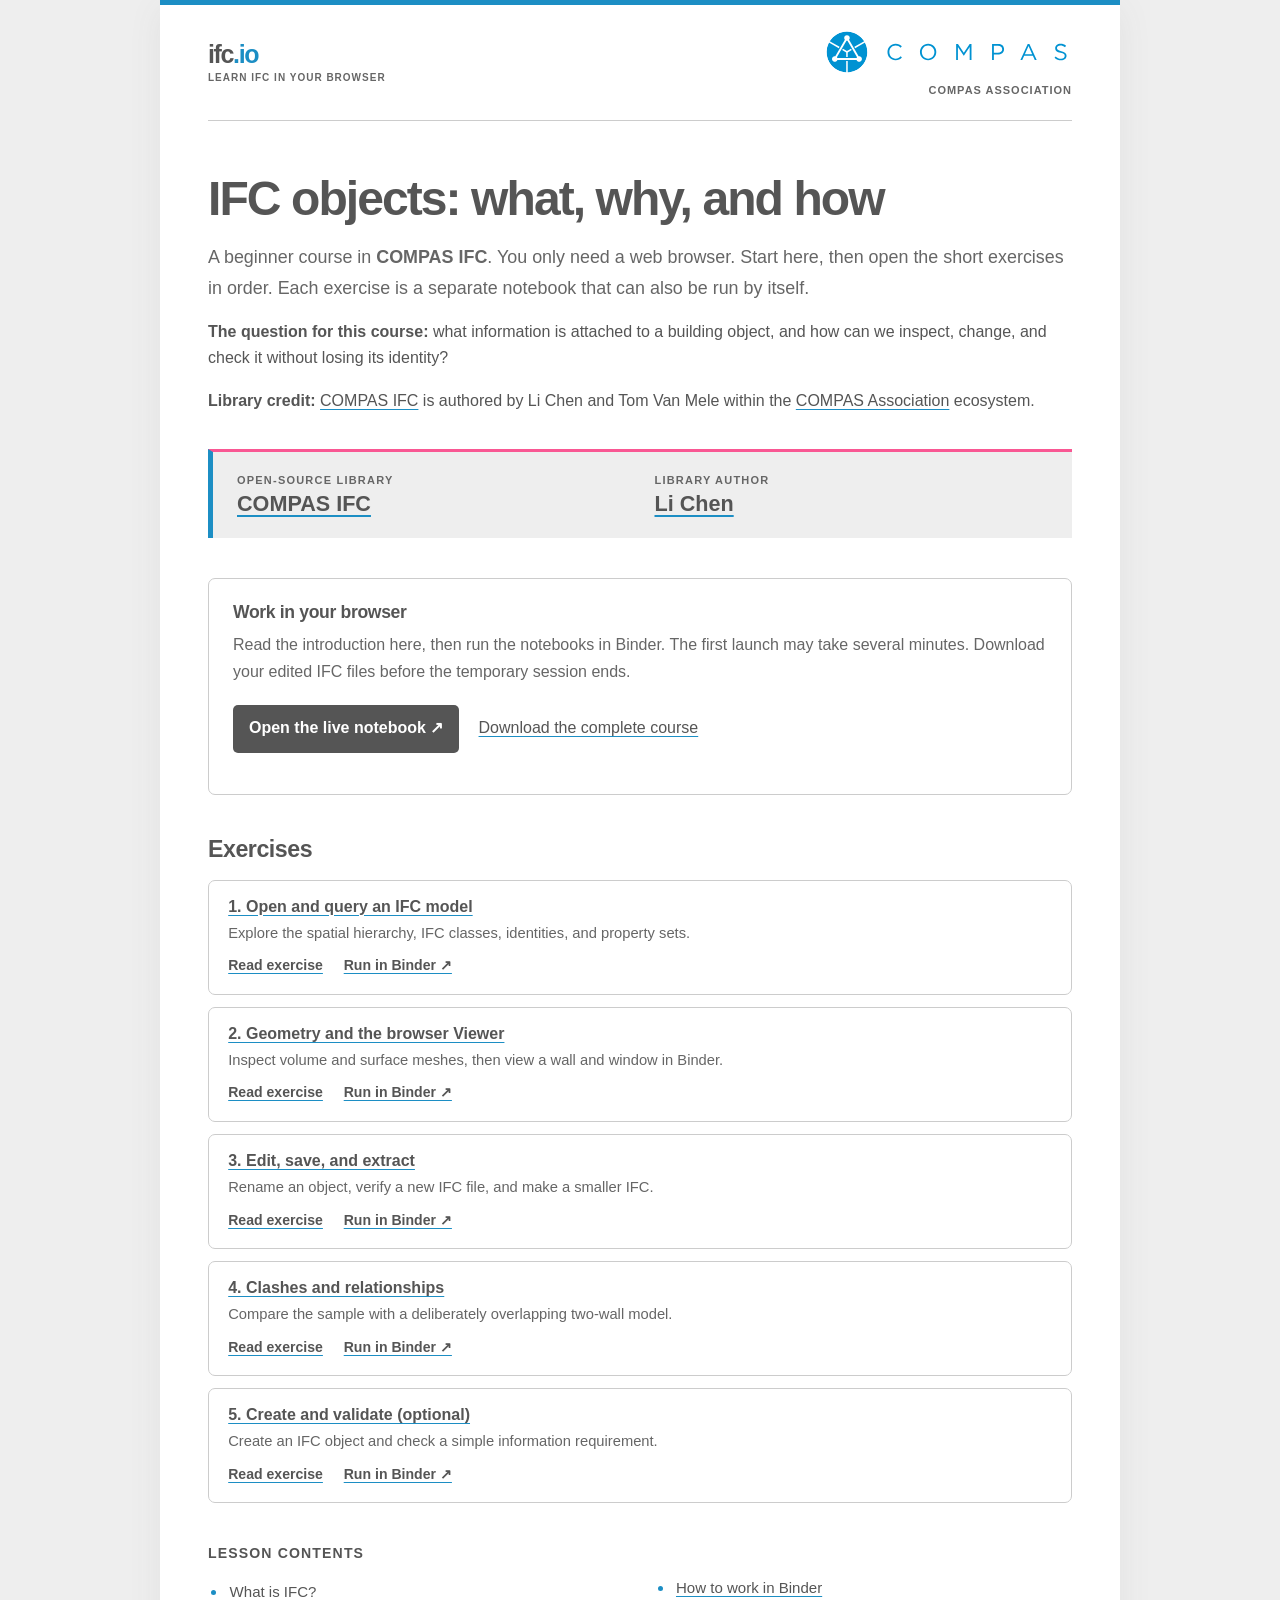
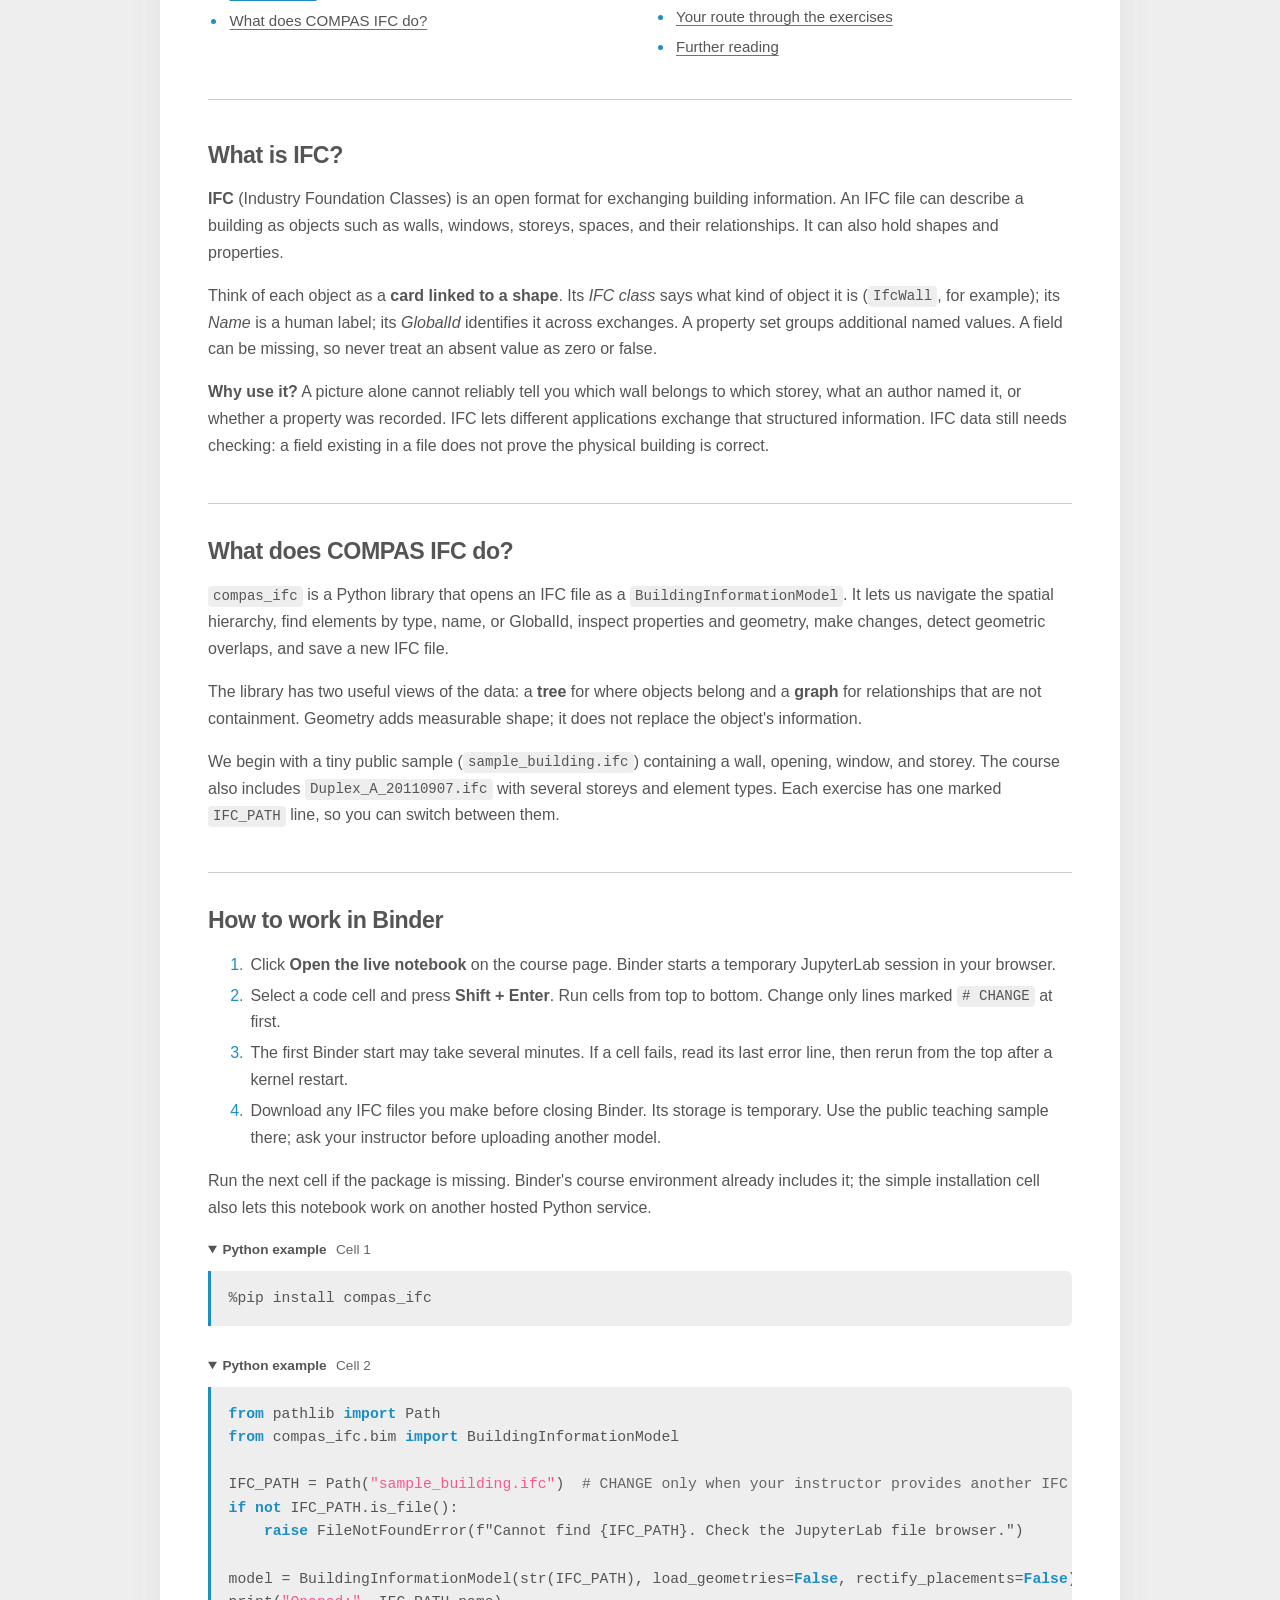
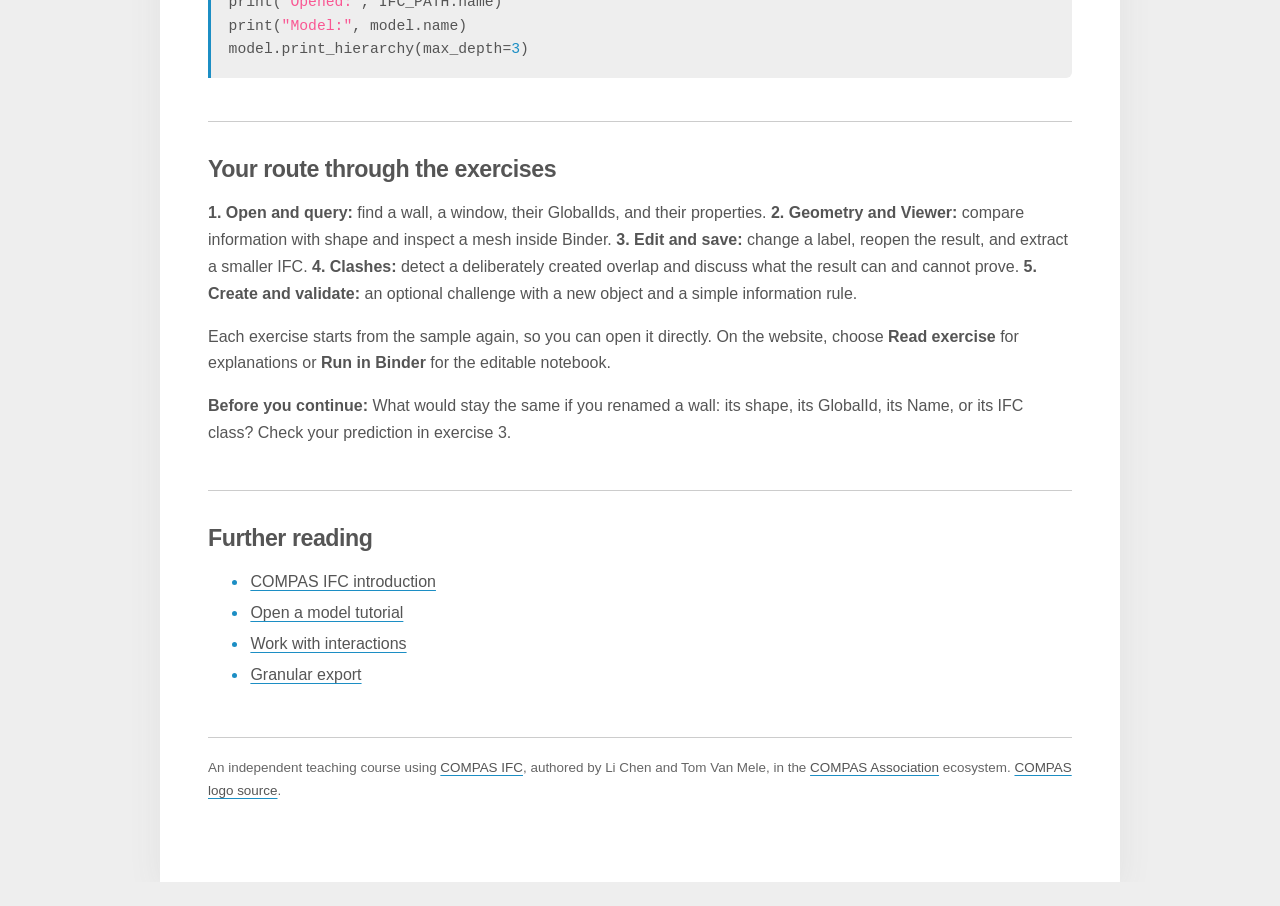
<file: site/index.html>
<!doctype html>
<html lang="en">
<head>
  <meta charset="utf-8">
  <meta name="viewport" content="width=device-width, initial-scale=1">
  <meta http-equiv="Content-Security-Policy" content="default-src 'none'; style-src 'self'; img-src 'self' data:; base-uri 'none'; form-action 'none'; frame-ancestors 'none'">
  <meta name="referrer" content="no-referrer">
  <meta name="description" content="A beginner browser course for exploring, editing, viewing, and checking IFC objects with COMPAS IFC.">
  <title>ifc.io — Learn to work with IFC objects</title>
  <link rel="stylesheet" href="style.css?v=28ca712c68db">
</head>
<body>
  <main>
    <a class="skip-link" href="#lesson">Skip to lesson</a>
    <div class="sitebar">
      <a class="brand" href="index.html"><span class="brand-name">ifc<span>.io</span></span><small>Learn IFC in your browser</small></a>
      <a class="association" href="https://compas.dev/" rel="noopener noreferrer" aria-label="Visit the COMPAS Association website">
        <img src="assets/compas_default.svg" alt="COMPAS logo" width="251" height="52">
        <span>COMPAS Association</span>
      </a>
    </div>
    <header class="hero"><h1>IFC objects: what, why, and how</h1>
<p>A beginner course in <strong>COMPAS IFC</strong>. You only need a web browser. Start here, then open the short exercises in order. Each exercise is a separate notebook that can also be run by itself.</p>
<p><strong>The question for this course:</strong> what information is attached to a building object, and how can we inspect, change, and check it without losing its identity?</p>
<p><strong>Library credit:</strong> <a href="https://compas.dev/compas_ifc/latest/">COMPAS IFC</a> is authored by Li Chen and Tom Van Mele within the <a href="https://compas.dev/">COMPAS Association</a> ecosystem.</p>
      <div class="library-credit" aria-label="COMPAS IFC library attribution">
        <div><span class="credit-label">Open-source library</span><strong><a href="https://compas.dev/compas_ifc/latest/" rel="noopener noreferrer">COMPAS IFC</a></strong></div>
        <div><span class="credit-label">Library author</span><strong><a href="https://github.com/compas-dev/compas_ifc/blob/main/CITATION.cff" rel="noopener noreferrer">Li Chen</a></strong></div>
      </div>
    </header>
    <section class="start" aria-labelledby="start-title">
      <h2 id="start-title">Work in your browser</h2>
      <p>Read the introduction here, then run the notebooks in Binder. The first launch may take several minutes. Download your edited IFC files before the temporary session ends.</p>
      <div class="downloads"><a class="launch" href="https://mybinder.org/v2/gh/savino-di-noi/compas_ifc_ulb.io/main?urlpath=lab/tree/compas_ifc_compas_viewer_intro.ipynb" rel="noopener noreferrer">Open the live notebook ↗</a><a href="lesson.zip" download>Download the complete course</a></div>
    </section>
<section class="course-list" aria-labelledby="course-title"><h2 id="course-title">Exercises</h2><ol><li class="course-card"><h3><a href="01_open_and_query.html">1. Open and query an IFC model</a></h3><p>Explore the spatial hierarchy, IFC classes, identities, and property sets.</p><div><a href="01_open_and_query.html">Read exercise</a><a href="https://mybinder.org/v2/gh/savino-di-noi/compas_ifc_ulb.io/main?urlpath=lab/tree/01_open_and_query.ipynb" rel="noopener noreferrer">Run in Binder ↗</a></div></li><li class="course-card"><h3><a href="02_geometry_and_viewer.html">2. Geometry and the browser Viewer</a></h3><p>Inspect volume and surface meshes, then view a wall and window in Binder.</p><div><a href="02_geometry_and_viewer.html">Read exercise</a><a href="https://mybinder.org/v2/gh/savino-di-noi/compas_ifc_ulb.io/main?urlpath=lab/tree/02_geometry_and_viewer.ipynb" rel="noopener noreferrer">Run in Binder ↗</a></div></li><li class="course-card"><h3><a href="03_edit_save_extract.html">3. Edit, save, and extract</a></h3><p>Rename an object, verify a new IFC file, and make a smaller IFC.</p><div><a href="03_edit_save_extract.html">Read exercise</a><a href="https://mybinder.org/v2/gh/savino-di-noi/compas_ifc_ulb.io/main?urlpath=lab/tree/03_edit_save_extract.ipynb" rel="noopener noreferrer">Run in Binder ↗</a></div></li><li class="course-card"><h3><a href="04_clashes_and_connections.html">4. Clashes and relationships</a></h3><p>Compare the sample with a deliberately overlapping two-wall model.</p><div><a href="04_clashes_and_connections.html">Read exercise</a><a href="https://mybinder.org/v2/gh/savino-di-noi/compas_ifc_ulb.io/main?urlpath=lab/tree/04_clashes_and_connections.ipynb" rel="noopener noreferrer">Run in Binder ↗</a></div></li><li class="course-card"><h3><a href="05_create_and_validate.html">5. Create and validate (optional)</a></h3><p>Create an IFC object and check a simple information requirement.</p><div><a href="05_create_and_validate.html">Read exercise</a><a href="https://mybinder.org/v2/gh/savino-di-noi/compas_ifc_ulb.io/main?urlpath=lab/tree/05_create_and_validate.ipynb" rel="noopener noreferrer">Run in Binder ↗</a></div></li></ol></section>
    <nav aria-label="Lesson contents"><strong>Lesson contents</strong><ul><li><a href="#section-1">What is IFC?</a></li><li><a href="#section-2">What does COMPAS IFC do?</a></li><li><a href="#section-3">How to work in Binder</a></li><li><a href="#section-4">Your route through the exercises</a></li><li><a href="#section-5">Further reading</a></li></ul></nav>
    <article id="lesson">
    <h2 id="section-1">What is IFC?</h2>
<p><strong>IFC</strong> (Industry Foundation Classes) is an open format for exchanging building information. An IFC file can describe a building as objects such as walls, windows, storeys, spaces, and their relationships. It can also hold shapes and properties.</p>
<p>Think of each object as a <strong>card linked to a shape</strong>. Its <em>IFC class</em> says what kind of object it is (<code>IfcWall</code>, for example); its <em>Name</em> is a human label; its <em>GlobalId</em> identifies it across exchanges. A property set groups additional named values. A field can be missing, so never treat an absent value as zero or false.</p>
<p><strong>Why use it?</strong> A picture alone cannot reliably tell you which wall belongs to which storey, what an author named it, or whether a property was recorded. IFC lets different applications exchange that structured information. IFC data still needs checking: a field existing in a file does not prove the physical building is correct.</p>
<h2 id="section-2">What does COMPAS IFC do?</h2>
<p><code>compas_ifc</code> is a Python library that opens an IFC file as a <code>BuildingInformationModel</code>. It lets us navigate the spatial hierarchy, find elements by type, name, or GlobalId, inspect properties and geometry, make changes, detect geometric overlaps, and save a new IFC file.</p>
<p>The library has two useful views of the data: a <strong>tree</strong> for where objects belong and a <strong>graph</strong> for relationships that are not containment. Geometry adds measurable shape; it does not replace the object's information.</p>
<p>We begin with a tiny public sample (<code>sample_building.ifc</code>) containing a wall, opening, window, and storey. The course also includes <code>Duplex_A_20110907.ifc</code> with several storeys and element types. Each exercise has one marked <code>IFC_PATH</code> line, so you can switch between them.</p>
<h2 id="section-3">How to work in Binder</h2>
<ol><li>Click <strong>Open the live notebook</strong> on the course page. Binder starts a temporary JupyterLab session in your browser.</li><li>Select a code cell and press <strong>Shift + Enter</strong>. Run cells from top to bottom. Change only lines marked <code># CHANGE</code> at first.</li><li>The first Binder start may take several minutes. If a cell fails, read its last error line, then rerun from the top after a kernel restart.</li><li>Download any IFC files you make before closing Binder. Its storage is temporary. Use the public teaching sample there; ask your instructor before uploading another model.</li></ol>
<p>Run the next cell if the package is missing. Binder's course environment already includes it; the simple installation cell also lets this notebook work on another hosted Python service.</p>
<details class="code-cell" open><summary>Python example <span>Cell 1</span></summary><pre><code>%pip install compas_ifc</code></pre></details>
<details class="code-cell" open><summary>Python example <span>Cell 2</span></summary><pre><code><span class="tok-keyword">from</span> pathlib <span class="tok-keyword">import</span> Path
<span class="tok-keyword">from</span> compas_ifc.bim <span class="tok-keyword">import</span> BuildingInformationModel

IFC_PATH = Path(<span class="tok-string">"sample_building.ifc"</span>)  <span class="tok-comment"># CHANGE only when your instructor provides another IFC</span>
<span class="tok-keyword">if</span> <span class="tok-keyword">not</span> IFC_PATH.is_file():
    <span class="tok-keyword">raise</span> FileNotFoundError(f"Cannot find {IFC_PATH}. Check the JupyterLab file browser.")

model = BuildingInformationModel(str(IFC_PATH), load_geometries=<span class="tok-keyword">False</span>, rectify_placements=<span class="tok-keyword">False</span>)
print(<span class="tok-string">"Opened:"</span>, IFC_PATH.name)
print(<span class="tok-string">"Model:"</span>, model.name)
model.print_hierarchy(max_depth=<span class="tok-number">3</span>)</code></pre></details>
<h2 id="section-4">Your route through the exercises</h2>
<p><strong>1. Open and query:</strong> find a wall, a window, their GlobalIds, and their properties. <strong>2. Geometry and Viewer:</strong> compare information with shape and inspect a mesh inside Binder. <strong>3. Edit and save:</strong> change a label, reopen the result, and extract a smaller IFC. <strong>4. Clashes:</strong> detect a deliberately created overlap and discuss what the result can and cannot prove. <strong>5. Create and validate:</strong> an optional challenge with a new object and a simple information rule.</p>
<p>Each exercise starts from the sample again, so you can open it directly. On the website, choose <strong>Read exercise</strong> for explanations or <strong>Run in Binder</strong> for the editable notebook.</p>
<p><strong>Before you continue:</strong> What would stay the same if you renamed a wall: its shape, its GlobalId, its Name, or its IFC class? Check your prediction in exercise 3.</p>
<h2 id="section-5">Further reading</h2>
<ul><li><a href="https://compas.dev/compas_ifc/latest/">COMPAS IFC introduction</a></li><li><a href="https://compas.dev/compas_ifc/latest/tutorials/01_open_a_model.html">Open a model tutorial</a></li><li><a href="https://compas.dev/compas_ifc/latest/tutorials/04_interactions.html">Work with interactions</a></li><li><a href="https://compas.dev/compas_ifc/latest/tutorials/05_granular_export.html">Granular export</a></li></ul>
    </article>
    <footer class="footer">An independent teaching course using <a href="https://compas.dev/compas_ifc/latest/">COMPAS IFC</a>, authored by Li Chen and Tom Van Mele, in the <a href="https://compas.dev/">COMPAS Association</a> ecosystem. <a href="https://github.com/compas-dev/compas-graphics">COMPAS logo source</a>.</footer>
  </main>
</body>
</html>
</file>
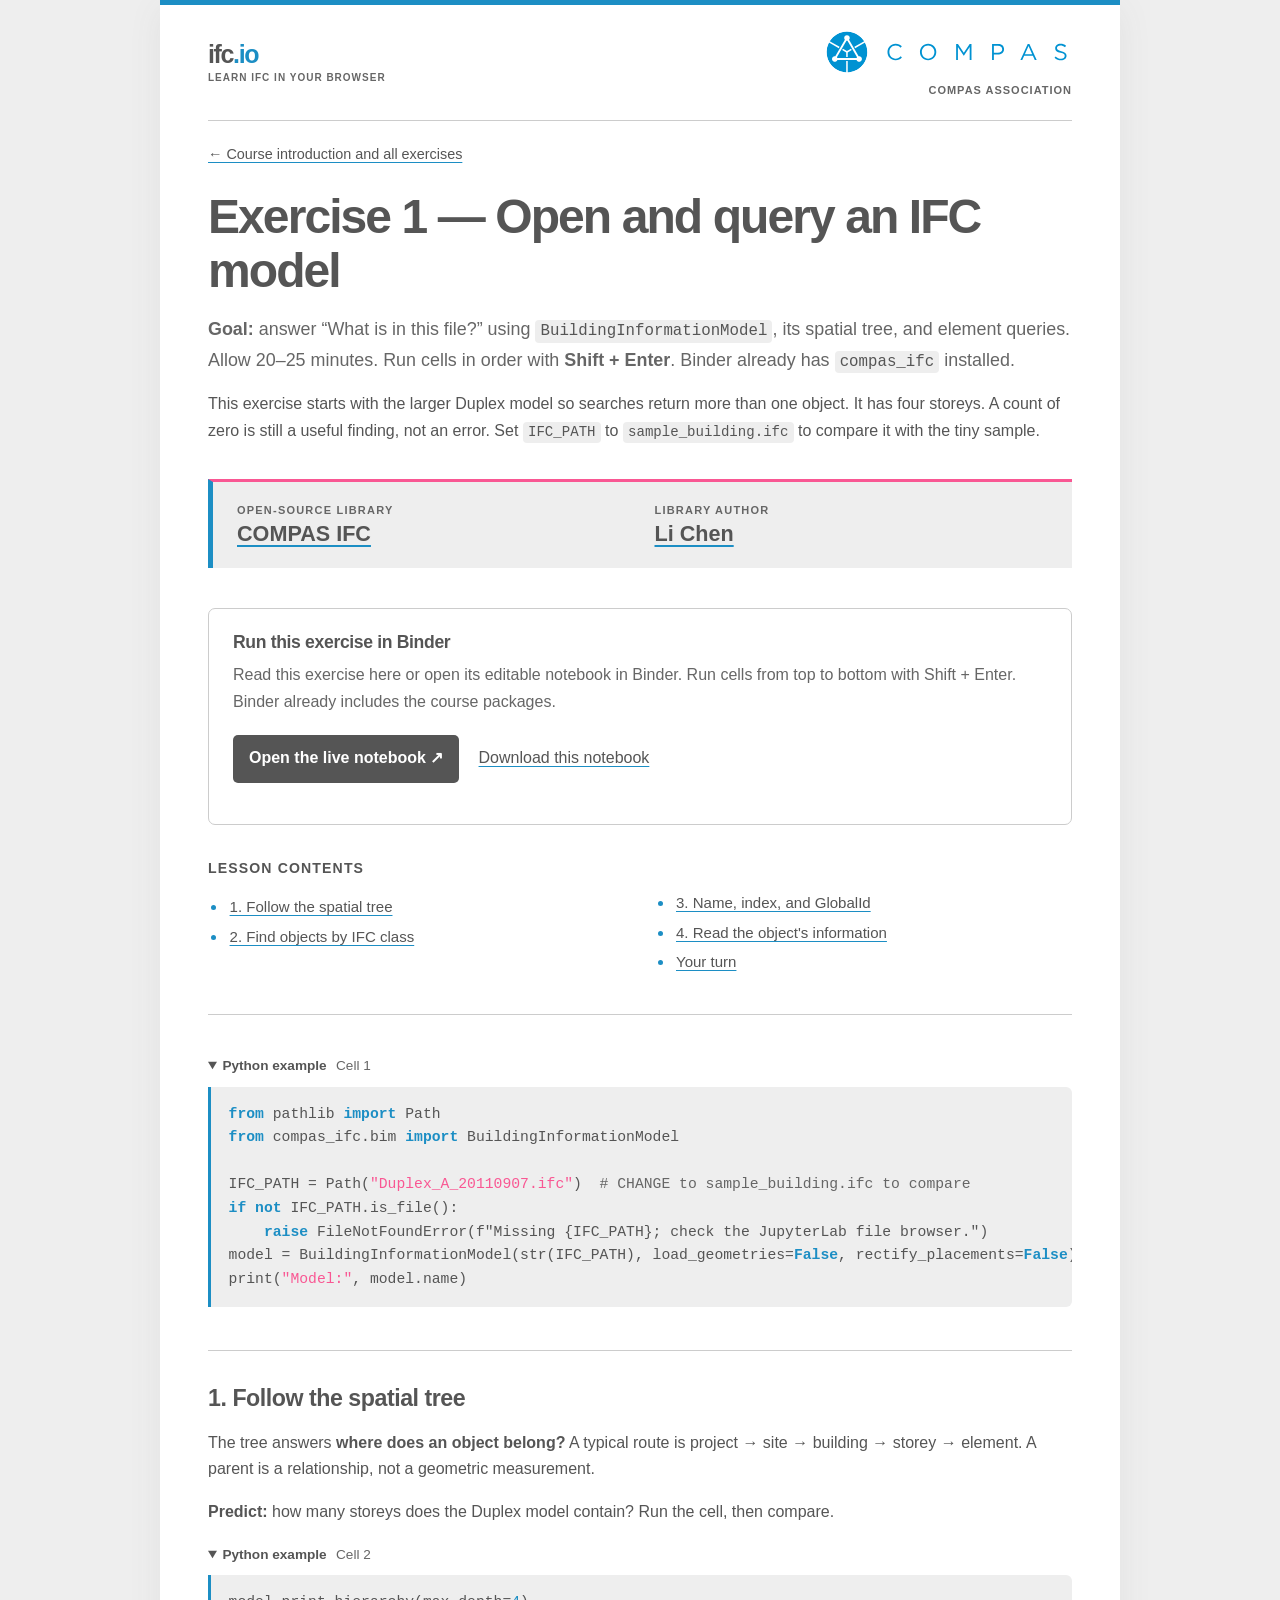
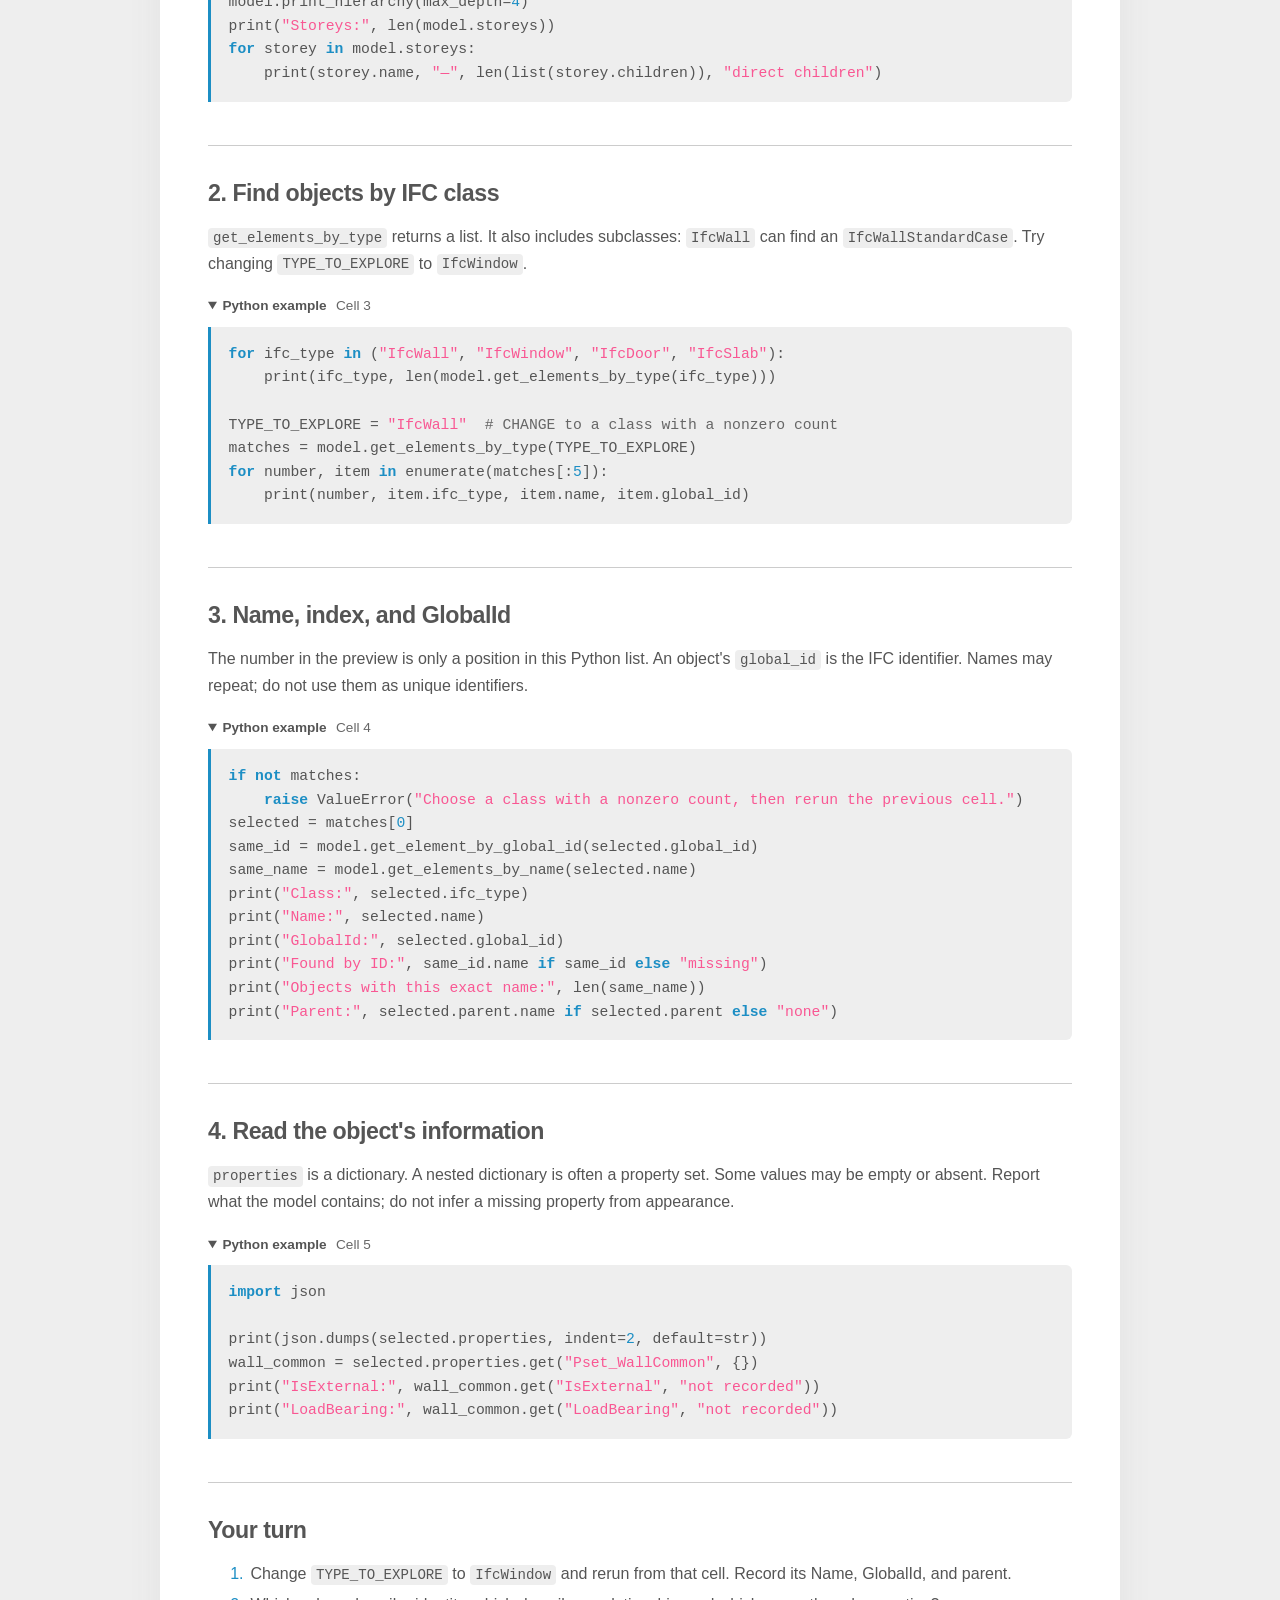
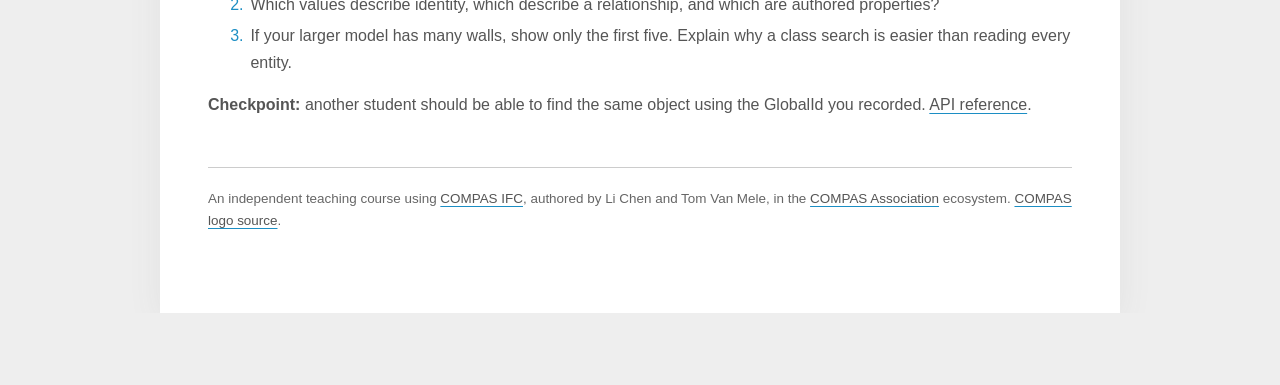
<file: site/01_open_and_query.html>
<!doctype html>
<html lang="en">
<head>
  <meta charset="utf-8">
  <meta name="viewport" content="width=device-width, initial-scale=1">
  <meta http-equiv="Content-Security-Policy" content="default-src 'none'; style-src 'self'; img-src 'self' data:; base-uri 'none'; form-action 'none'; frame-ancestors 'none'">
  <meta name="referrer" content="no-referrer">
  <meta name="description" content="A beginner browser course for exploring, editing, viewing, and checking IFC objects with COMPAS IFC.">
  <title>ifc.io — Learn to work with IFC objects</title>
  <link rel="stylesheet" href="style.css?v=28ca712c68db">
</head>
<body>
  <main>
    <a class="skip-link" href="#lesson">Skip to lesson</a>
    <div class="sitebar">
      <a class="brand" href="index.html"><span class="brand-name">ifc<span>.io</span></span><small>Learn IFC in your browser</small></a>
      <a class="association" href="https://compas.dev/" rel="noopener noreferrer" aria-label="Visit the COMPAS Association website">
        <img src="assets/compas_default.svg" alt="COMPAS logo" width="251" height="52">
        <span>COMPAS Association</span>
      </a>
    </div>
    <p class="back-link"><a href="index.html">← Course introduction and all exercises</a></p>
    <header class="hero"><h1>Exercise 1 — Open and query an IFC model</h1>
<p><strong>Goal:</strong> answer “What is in this file?” using <code>BuildingInformationModel</code>, its spatial tree, and element queries. Allow 20–25 minutes. Run cells in order with <strong>Shift + Enter</strong>. Binder already has <code>compas_ifc</code> installed.</p>
<p>This exercise starts with the larger Duplex model so searches return more than one object. It has four storeys. A count of zero is still a useful finding, not an error. Set <code>IFC_PATH</code> to <code>sample_building.ifc</code> to compare it with the tiny sample.</p>
      <div class="library-credit" aria-label="COMPAS IFC library attribution">
        <div><span class="credit-label">Open-source library</span><strong><a href="https://compas.dev/compas_ifc/latest/" rel="noopener noreferrer">COMPAS IFC</a></strong></div>
        <div><span class="credit-label">Library author</span><strong><a href="https://github.com/compas-dev/compas_ifc/blob/main/CITATION.cff" rel="noopener noreferrer">Li Chen</a></strong></div>
      </div>
    </header>
    <section class="start" aria-labelledby="start-title">
      <h2 id="start-title">Run this exercise in Binder</h2>
      <p>Read this exercise here or open its editable notebook in Binder. Run cells from top to bottom with Shift + Enter. Binder already includes the course packages.</p>
      <div class="downloads"><a class="launch" href="https://mybinder.org/v2/gh/savino-di-noi/compas_ifc_ulb.io/main?urlpath=lab/tree/01_open_and_query.ipynb" rel="noopener noreferrer">Open the live notebook ↗</a><a href="01_open_and_query.ipynb" download>Download this notebook</a></div>
    </section>

    <nav aria-label="Lesson contents"><strong>Lesson contents</strong><ul><li><a href="#section-1">1. Follow the spatial tree</a></li><li><a href="#section-2">2. Find objects by IFC class</a></li><li><a href="#section-3">3. Name, index, and GlobalId</a></li><li><a href="#section-4">4. Read the object's information</a></li><li><a href="#section-5">Your turn</a></li></ul></nav>
    <article id="lesson">
    <details class="code-cell" open><summary>Python example <span>Cell 1</span></summary><pre><code><span class="tok-keyword">from</span> pathlib <span class="tok-keyword">import</span> Path
<span class="tok-keyword">from</span> compas_ifc.bim <span class="tok-keyword">import</span> BuildingInformationModel

IFC_PATH = Path(<span class="tok-string">"Duplex_A_20110907.ifc"</span>)  <span class="tok-comment"># CHANGE to sample_building.ifc to compare</span>
<span class="tok-keyword">if</span> <span class="tok-keyword">not</span> IFC_PATH.is_file():
    <span class="tok-keyword">raise</span> FileNotFoundError(f"Missing {IFC_PATH}; check the JupyterLab file browser.")
model = BuildingInformationModel(str(IFC_PATH), load_geometries=<span class="tok-keyword">False</span>, rectify_placements=<span class="tok-keyword">False</span>)
print(<span class="tok-string">"Model:"</span>, model.name)</code></pre></details>
<h2 id="section-1">1. Follow the spatial tree</h2>
<p>The tree answers <strong>where does an object belong?</strong> A typical route is project → site → building → storey → element. A parent is a relationship, not a geometric measurement.</p>
<p><strong>Predict:</strong> how many storeys does the Duplex model contain? Run the cell, then compare.</p>
<details class="code-cell" open><summary>Python example <span>Cell 2</span></summary><pre><code>model.print_hierarchy(max_depth=<span class="tok-number">4</span>)
print(<span class="tok-string">"Storeys:"</span>, len(model.storeys))
<span class="tok-keyword">for</span> storey <span class="tok-keyword">in</span> model.storeys:
    print(storey.name, <span class="tok-string">"—"</span>, len(list(storey.children)), <span class="tok-string">"direct children"</span>)</code></pre></details>
<h2 id="section-2">2. Find objects by IFC class</h2>
<p><code>get_elements_by_type</code> returns a list. It also includes subclasses: <code>IfcWall</code> can find an <code>IfcWallStandardCase</code>. Try changing <code>TYPE_TO_EXPLORE</code> to <code>IfcWindow</code>.</p>
<details class="code-cell" open><summary>Python example <span>Cell 3</span></summary><pre><code><span class="tok-keyword">for</span> ifc_type <span class="tok-keyword">in</span> (<span class="tok-string">"IfcWall"</span>, <span class="tok-string">"IfcWindow"</span>, <span class="tok-string">"IfcDoor"</span>, <span class="tok-string">"IfcSlab"</span>):
    print(ifc_type, len(model.get_elements_by_type(ifc_type)))

TYPE_TO_EXPLORE = <span class="tok-string">"IfcWall"</span>  <span class="tok-comment"># CHANGE to a class with a nonzero count</span>
matches = model.get_elements_by_type(TYPE_TO_EXPLORE)
<span class="tok-keyword">for</span> number, item <span class="tok-keyword">in</span> enumerate(matches[:<span class="tok-number">5</span>]):
    print(number, item.ifc_type, item.name, item.global_id)</code></pre></details>
<h2 id="section-3">3. Name, index, and GlobalId</h2>
<p>The number in the preview is only a position in this Python list. An object's <code>global_id</code> is the IFC identifier. Names may repeat; do not use them as unique identifiers.</p>
<details class="code-cell" open><summary>Python example <span>Cell 4</span></summary><pre><code><span class="tok-keyword">if</span> <span class="tok-keyword">not</span> matches:
    <span class="tok-keyword">raise</span> ValueError(<span class="tok-string">"Choose a class with a nonzero count, then rerun the previous cell."</span>)
selected = matches[<span class="tok-number">0</span>]
same_id = model.get_element_by_global_id(selected.global_id)
same_name = model.get_elements_by_name(selected.name)
print(<span class="tok-string">"Class:"</span>, selected.ifc_type)
print(<span class="tok-string">"Name:"</span>, selected.name)
print(<span class="tok-string">"GlobalId:"</span>, selected.global_id)
print(<span class="tok-string">"Found by ID:"</span>, same_id.name <span class="tok-keyword">if</span> same_id <span class="tok-keyword">else</span> <span class="tok-string">"missing"</span>)
print(<span class="tok-string">"Objects with this exact name:"</span>, len(same_name))
print(<span class="tok-string">"Parent:"</span>, selected.parent.name <span class="tok-keyword">if</span> selected.parent <span class="tok-keyword">else</span> <span class="tok-string">"none"</span>)</code></pre></details>
<h2 id="section-4">4. Read the object's information</h2>
<p><code>properties</code> is a dictionary. A nested dictionary is often a property set. Some values may be empty or absent. Report what the model contains; do not infer a missing property from appearance.</p>
<details class="code-cell" open><summary>Python example <span>Cell 5</span></summary><pre><code><span class="tok-keyword">import</span> json

print(json.dumps(selected.properties, indent=<span class="tok-number">2</span>, default=str))
wall_common = selected.properties.get(<span class="tok-string">"Pset_WallCommon"</span>, {})
print(<span class="tok-string">"IsExternal:"</span>, wall_common.get(<span class="tok-string">"IsExternal"</span>, <span class="tok-string">"not recorded"</span>))
print(<span class="tok-string">"LoadBearing:"</span>, wall_common.get(<span class="tok-string">"LoadBearing"</span>, <span class="tok-string">"not recorded"</span>))</code></pre></details>
<h2 id="section-5">Your turn</h2>
<ol><li>Change <code>TYPE_TO_EXPLORE</code> to <code>IfcWindow</code> and rerun from that cell. Record its Name, GlobalId, and parent.</li><li>Which values describe identity, which describe a relationship, and which are authored properties?</li><li>If your larger model has many walls, show only the first five. Explain why a class search is easier than reading every entity.</li></ol>
<p><strong>Checkpoint:</strong> another student should be able to find the same object using the GlobalId you recorded. <a href="https://compas.dev/compas_ifc/latest/tutorials/01_open_a_model.html">API reference</a>.</p>
    </article>
    <footer class="footer">An independent teaching course using <a href="https://compas.dev/compas_ifc/latest/">COMPAS IFC</a>, authored by Li Chen and Tom Van Mele, in the <a href="https://compas.dev/">COMPAS Association</a> ecosystem. <a href="https://github.com/compas-dev/compas-graphics">COMPAS logo source</a>.</footer>
  </main>
</body>
</html>
</file>
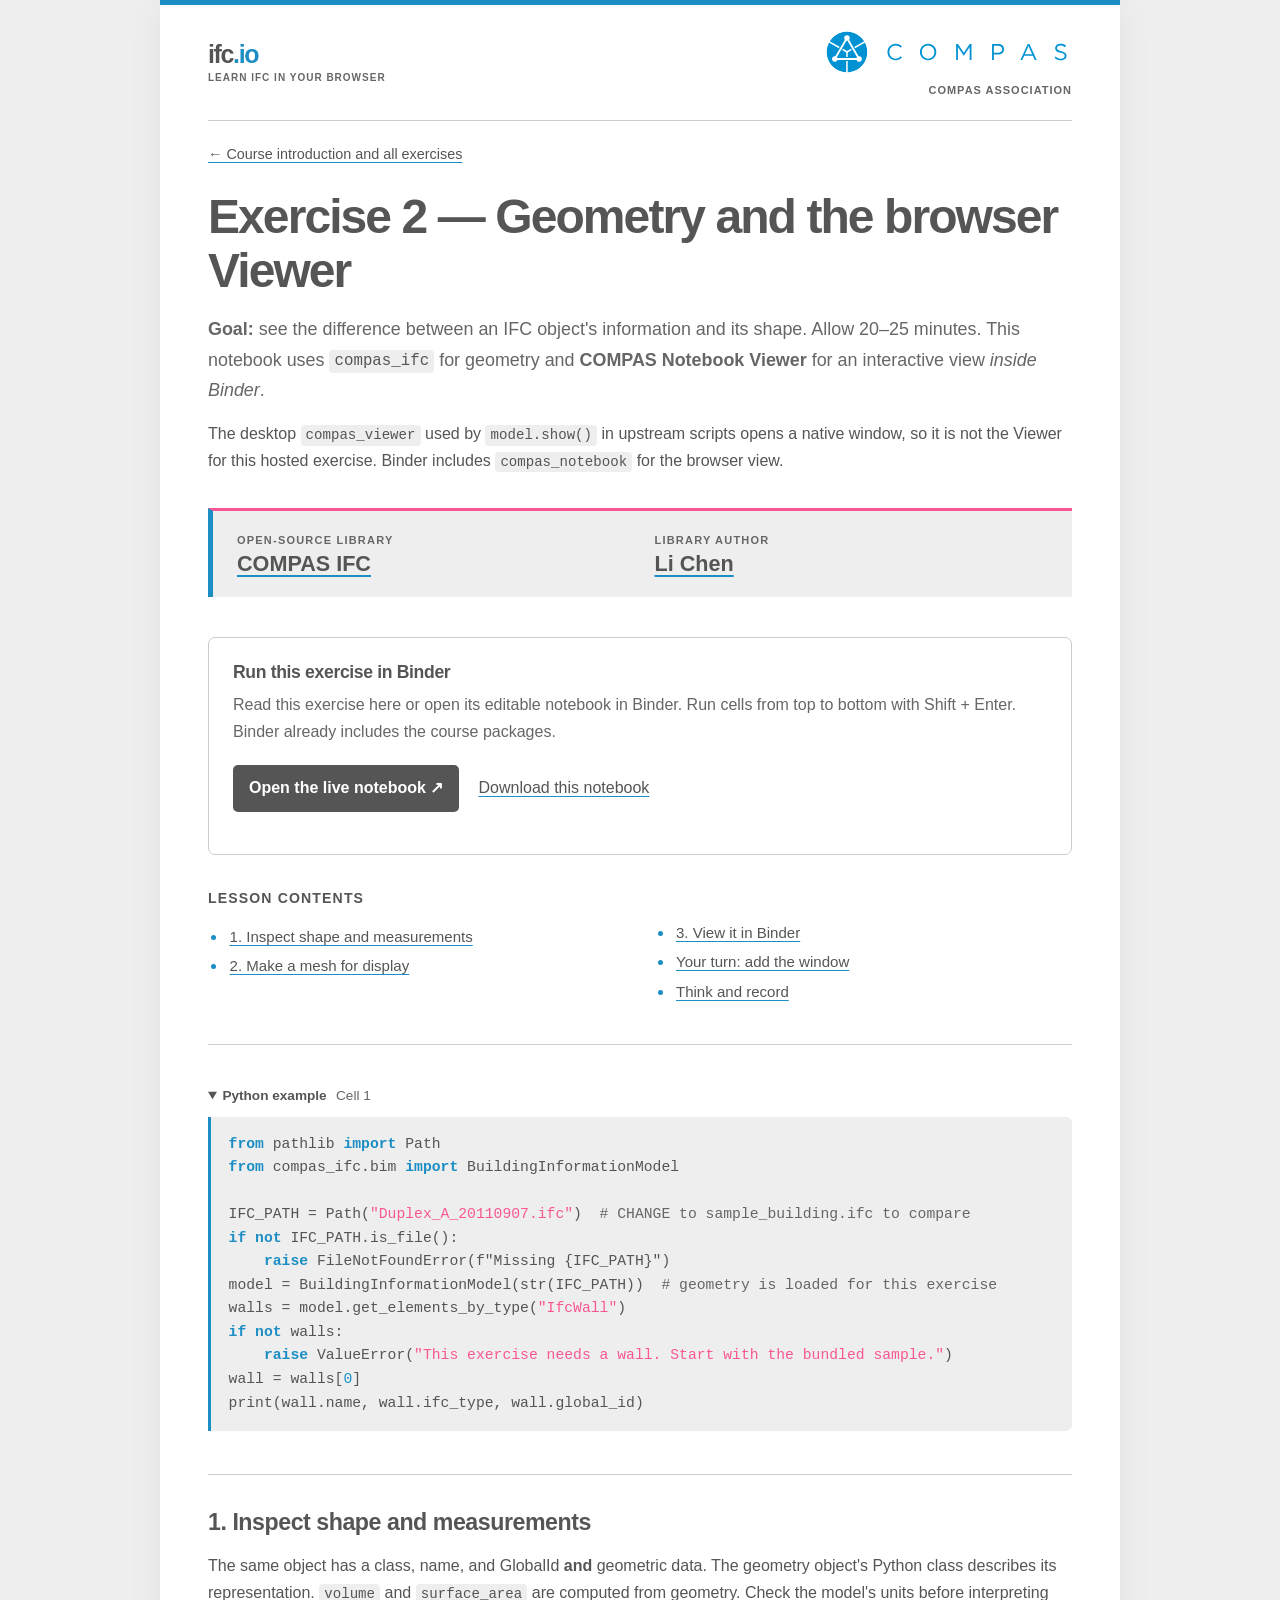
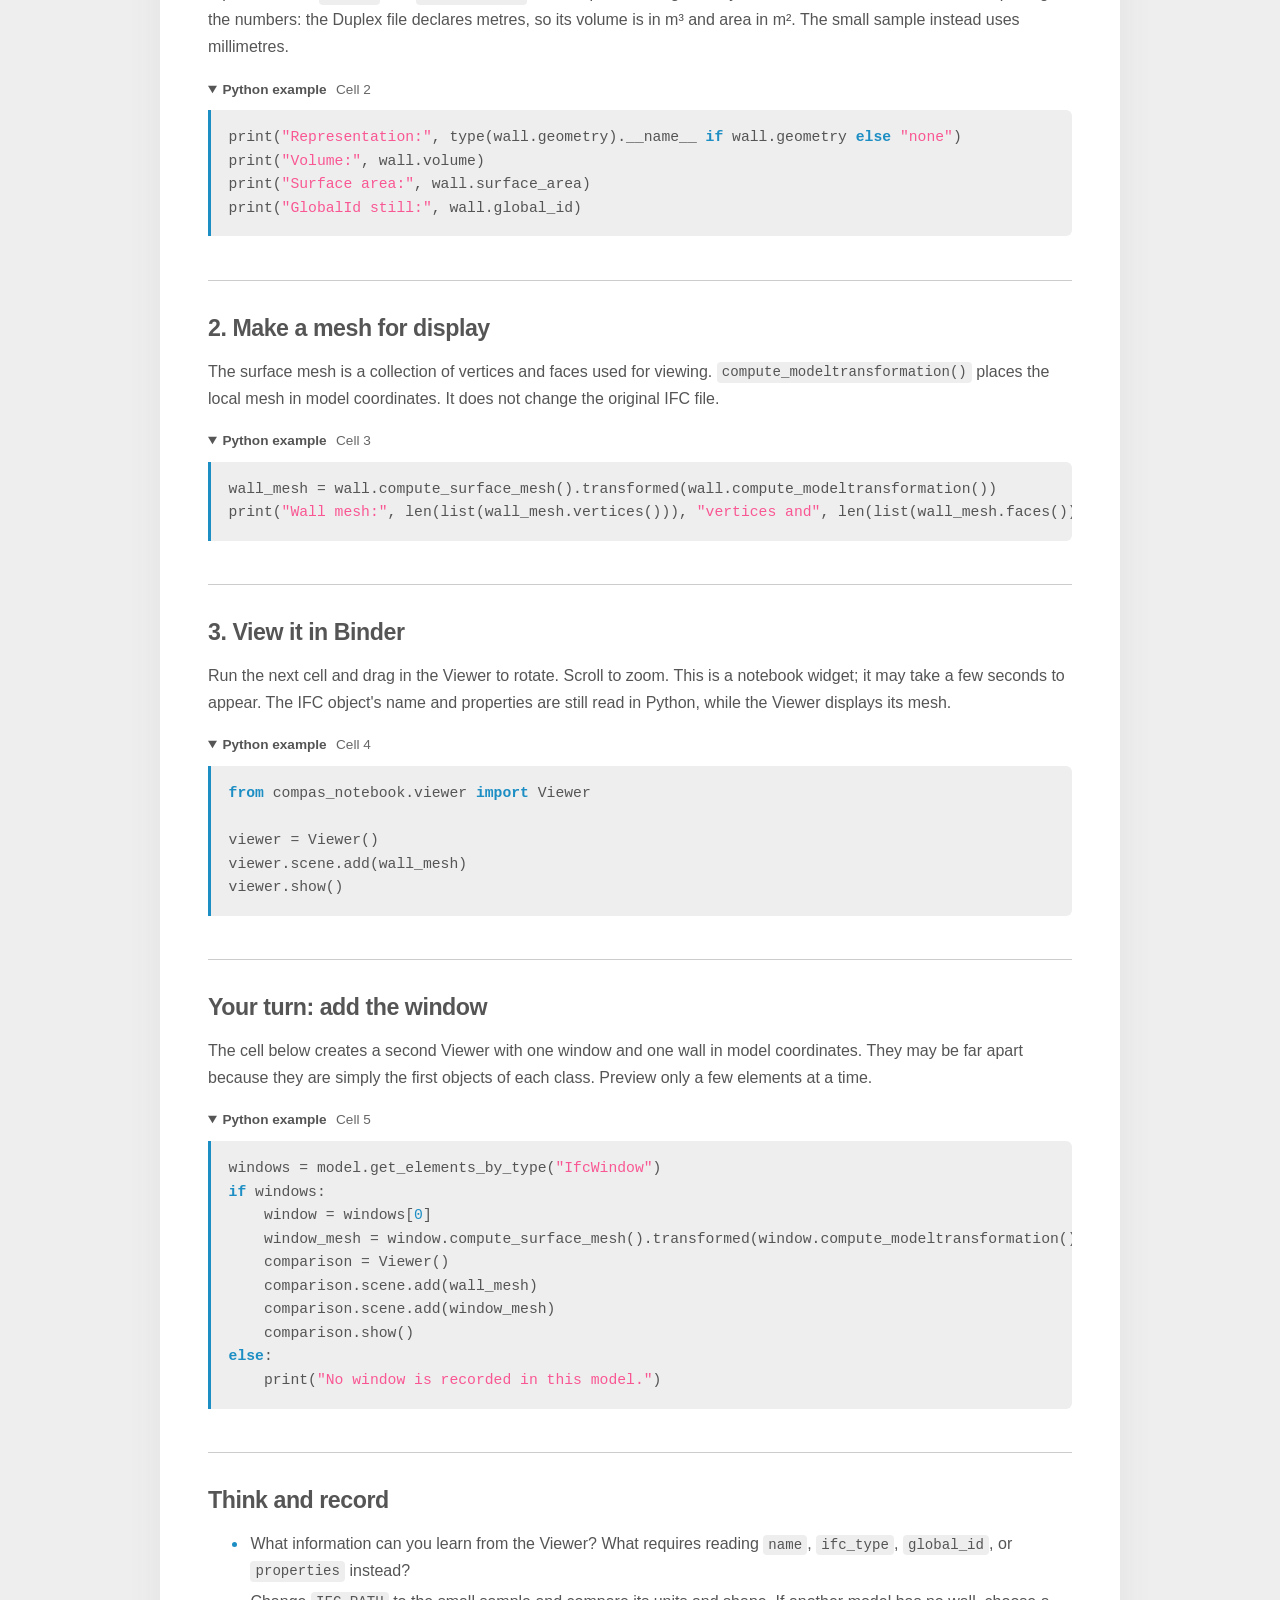
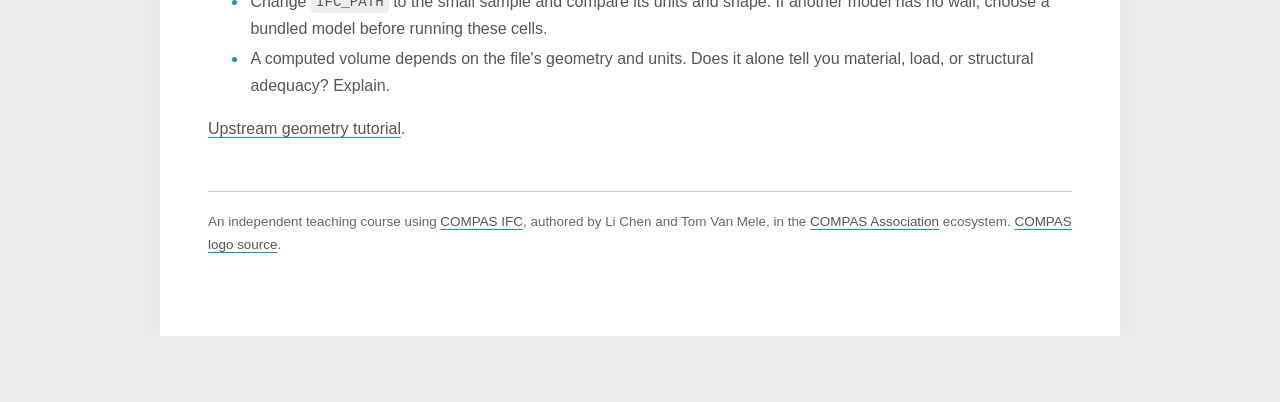
<file: site/02_geometry_and_viewer.html>
<!doctype html>
<html lang="en">
<head>
  <meta charset="utf-8">
  <meta name="viewport" content="width=device-width, initial-scale=1">
  <meta http-equiv="Content-Security-Policy" content="default-src 'none'; style-src 'self'; img-src 'self' data:; base-uri 'none'; form-action 'none'; frame-ancestors 'none'">
  <meta name="referrer" content="no-referrer">
  <meta name="description" content="A beginner browser course for exploring, editing, viewing, and checking IFC objects with COMPAS IFC.">
  <title>ifc.io — Learn to work with IFC objects</title>
  <link rel="stylesheet" href="style.css?v=28ca712c68db">
</head>
<body>
  <main>
    <a class="skip-link" href="#lesson">Skip to lesson</a>
    <div class="sitebar">
      <a class="brand" href="index.html"><span class="brand-name">ifc<span>.io</span></span><small>Learn IFC in your browser</small></a>
      <a class="association" href="https://compas.dev/" rel="noopener noreferrer" aria-label="Visit the COMPAS Association website">
        <img src="assets/compas_default.svg" alt="COMPAS logo" width="251" height="52">
        <span>COMPAS Association</span>
      </a>
    </div>
    <p class="back-link"><a href="index.html">← Course introduction and all exercises</a></p>
    <header class="hero"><h1>Exercise 2 — Geometry and the browser Viewer</h1>
<p><strong>Goal:</strong> see the difference between an IFC object's information and its shape. Allow 20–25 minutes. This notebook uses <code>compas_ifc</code> for geometry and <strong>COMPAS Notebook Viewer</strong> for an interactive view <em>inside Binder</em>.</p>
<p>The desktop <code>compas_viewer</code> used by <code>model.show()</code> in upstream scripts opens a native window, so it is not the Viewer for this hosted exercise. Binder includes <code>compas_notebook</code> for the browser view.</p>
      <div class="library-credit" aria-label="COMPAS IFC library attribution">
        <div><span class="credit-label">Open-source library</span><strong><a href="https://compas.dev/compas_ifc/latest/" rel="noopener noreferrer">COMPAS IFC</a></strong></div>
        <div><span class="credit-label">Library author</span><strong><a href="https://github.com/compas-dev/compas_ifc/blob/main/CITATION.cff" rel="noopener noreferrer">Li Chen</a></strong></div>
      </div>
    </header>
    <section class="start" aria-labelledby="start-title">
      <h2 id="start-title">Run this exercise in Binder</h2>
      <p>Read this exercise here or open its editable notebook in Binder. Run cells from top to bottom with Shift + Enter. Binder already includes the course packages.</p>
      <div class="downloads"><a class="launch" href="https://mybinder.org/v2/gh/savino-di-noi/compas_ifc_ulb.io/main?urlpath=lab/tree/02_geometry_and_viewer.ipynb" rel="noopener noreferrer">Open the live notebook ↗</a><a href="02_geometry_and_viewer.ipynb" download>Download this notebook</a></div>
    </section>

    <nav aria-label="Lesson contents"><strong>Lesson contents</strong><ul><li><a href="#section-1">1. Inspect shape and measurements</a></li><li><a href="#section-2">2. Make a mesh for display</a></li><li><a href="#section-3">3. View it in Binder</a></li><li><a href="#section-4">Your turn: add the window</a></li><li><a href="#section-5">Think and record</a></li></ul></nav>
    <article id="lesson">
    <details class="code-cell" open><summary>Python example <span>Cell 1</span></summary><pre><code><span class="tok-keyword">from</span> pathlib <span class="tok-keyword">import</span> Path
<span class="tok-keyword">from</span> compas_ifc.bim <span class="tok-keyword">import</span> BuildingInformationModel

IFC_PATH = Path(<span class="tok-string">"Duplex_A_20110907.ifc"</span>)  <span class="tok-comment"># CHANGE to sample_building.ifc to compare</span>
<span class="tok-keyword">if</span> <span class="tok-keyword">not</span> IFC_PATH.is_file():
    <span class="tok-keyword">raise</span> FileNotFoundError(f"Missing {IFC_PATH}")
model = BuildingInformationModel(str(IFC_PATH))  <span class="tok-comment"># geometry is loaded for this exercise</span>
walls = model.get_elements_by_type(<span class="tok-string">"IfcWall"</span>)
<span class="tok-keyword">if</span> <span class="tok-keyword">not</span> walls:
    <span class="tok-keyword">raise</span> ValueError(<span class="tok-string">"This exercise needs a wall. Start with the bundled sample."</span>)
wall = walls[<span class="tok-number">0</span>]
print(wall.name, wall.ifc_type, wall.global_id)</code></pre></details>
<h2 id="section-1">1. Inspect shape and measurements</h2>
<p>The same object has a class, name, and GlobalId <strong>and</strong> geometric data. The geometry object's Python class describes its representation. <code>volume</code> and <code>surface_area</code> are computed from geometry. Check the model's units before interpreting the numbers: the Duplex file declares metres, so its volume is in m³ and area in m². The small sample instead uses millimetres.</p>
<details class="code-cell" open><summary>Python example <span>Cell 2</span></summary><pre><code>print(<span class="tok-string">"Representation:"</span>, type(wall.geometry).__name__ <span class="tok-keyword">if</span> wall.geometry <span class="tok-keyword">else</span> <span class="tok-string">"none"</span>)
print(<span class="tok-string">"Volume:"</span>, wall.volume)
print(<span class="tok-string">"Surface area:"</span>, wall.surface_area)
print(<span class="tok-string">"GlobalId still:"</span>, wall.global_id)</code></pre></details>
<h2 id="section-2">2. Make a mesh for display</h2>
<p>The surface mesh is a collection of vertices and faces used for viewing. <code>compute_modeltransformation()</code> places the local mesh in model coordinates. It does not change the original IFC file.</p>
<details class="code-cell" open><summary>Python example <span>Cell 3</span></summary><pre><code>wall_mesh = wall.compute_surface_mesh().transformed(wall.compute_modeltransformation())
print(<span class="tok-string">"Wall mesh:"</span>, len(list(wall_mesh.vertices())), <span class="tok-string">"vertices and"</span>, len(list(wall_mesh.faces())), <span class="tok-string">"faces"</span>)</code></pre></details>
<h2 id="section-3">3. View it in Binder</h2>
<p>Run the next cell and drag in the Viewer to rotate. Scroll to zoom. This is a notebook widget; it may take a few seconds to appear. The IFC object's name and properties are still read in Python, while the Viewer displays its mesh.</p>
<details class="code-cell" open><summary>Python example <span>Cell 4</span></summary><pre><code><span class="tok-keyword">from</span> compas_notebook.viewer <span class="tok-keyword">import</span> Viewer

viewer = Viewer()
viewer.scene.add(wall_mesh)
viewer.show()</code></pre></details>
<h2 id="section-4">Your turn: add the window</h2>
<p>The cell below creates a second Viewer with one window and one wall in model coordinates. They may be far apart because they are simply the first objects of each class. Preview only a few elements at a time.</p>
<details class="code-cell" open><summary>Python example <span>Cell 5</span></summary><pre><code>windows = model.get_elements_by_type(<span class="tok-string">"IfcWindow"</span>)
<span class="tok-keyword">if</span> windows:
    window = windows[<span class="tok-number">0</span>]
    window_mesh = window.compute_surface_mesh().transformed(window.compute_modeltransformation())
    comparison = Viewer()
    comparison.scene.add(wall_mesh)
    comparison.scene.add(window_mesh)
    comparison.show()
<span class="tok-keyword">else</span>:
    print(<span class="tok-string">"No window is recorded in this model."</span>)</code></pre></details>
<h2 id="section-5">Think and record</h2>
<ul><li>What information can you learn from the Viewer? What requires reading <code>name</code>, <code>ifc_type</code>, <code>global_id</code>, or <code>properties</code> instead?</li><li>Change <code>IFC_PATH</code> to the small sample and compare its units and shape. If another model has no wall, choose a bundled model before running these cells.</li><li>A computed volume depends on the file's geometry and units. Does it alone tell you material, load, or structural adequacy? Explain.</li></ul>
<p><a href="https://compas.dev/compas_ifc/latest/tutorials/01_open_a_model.html">Upstream geometry tutorial</a>.</p>
    </article>
    <footer class="footer">An independent teaching course using <a href="https://compas.dev/compas_ifc/latest/">COMPAS IFC</a>, authored by Li Chen and Tom Van Mele, in the <a href="https://compas.dev/">COMPAS Association</a> ecosystem. <a href="https://github.com/compas-dev/compas-graphics">COMPAS logo source</a>.</footer>
  </main>
</body>
</html>
</file>
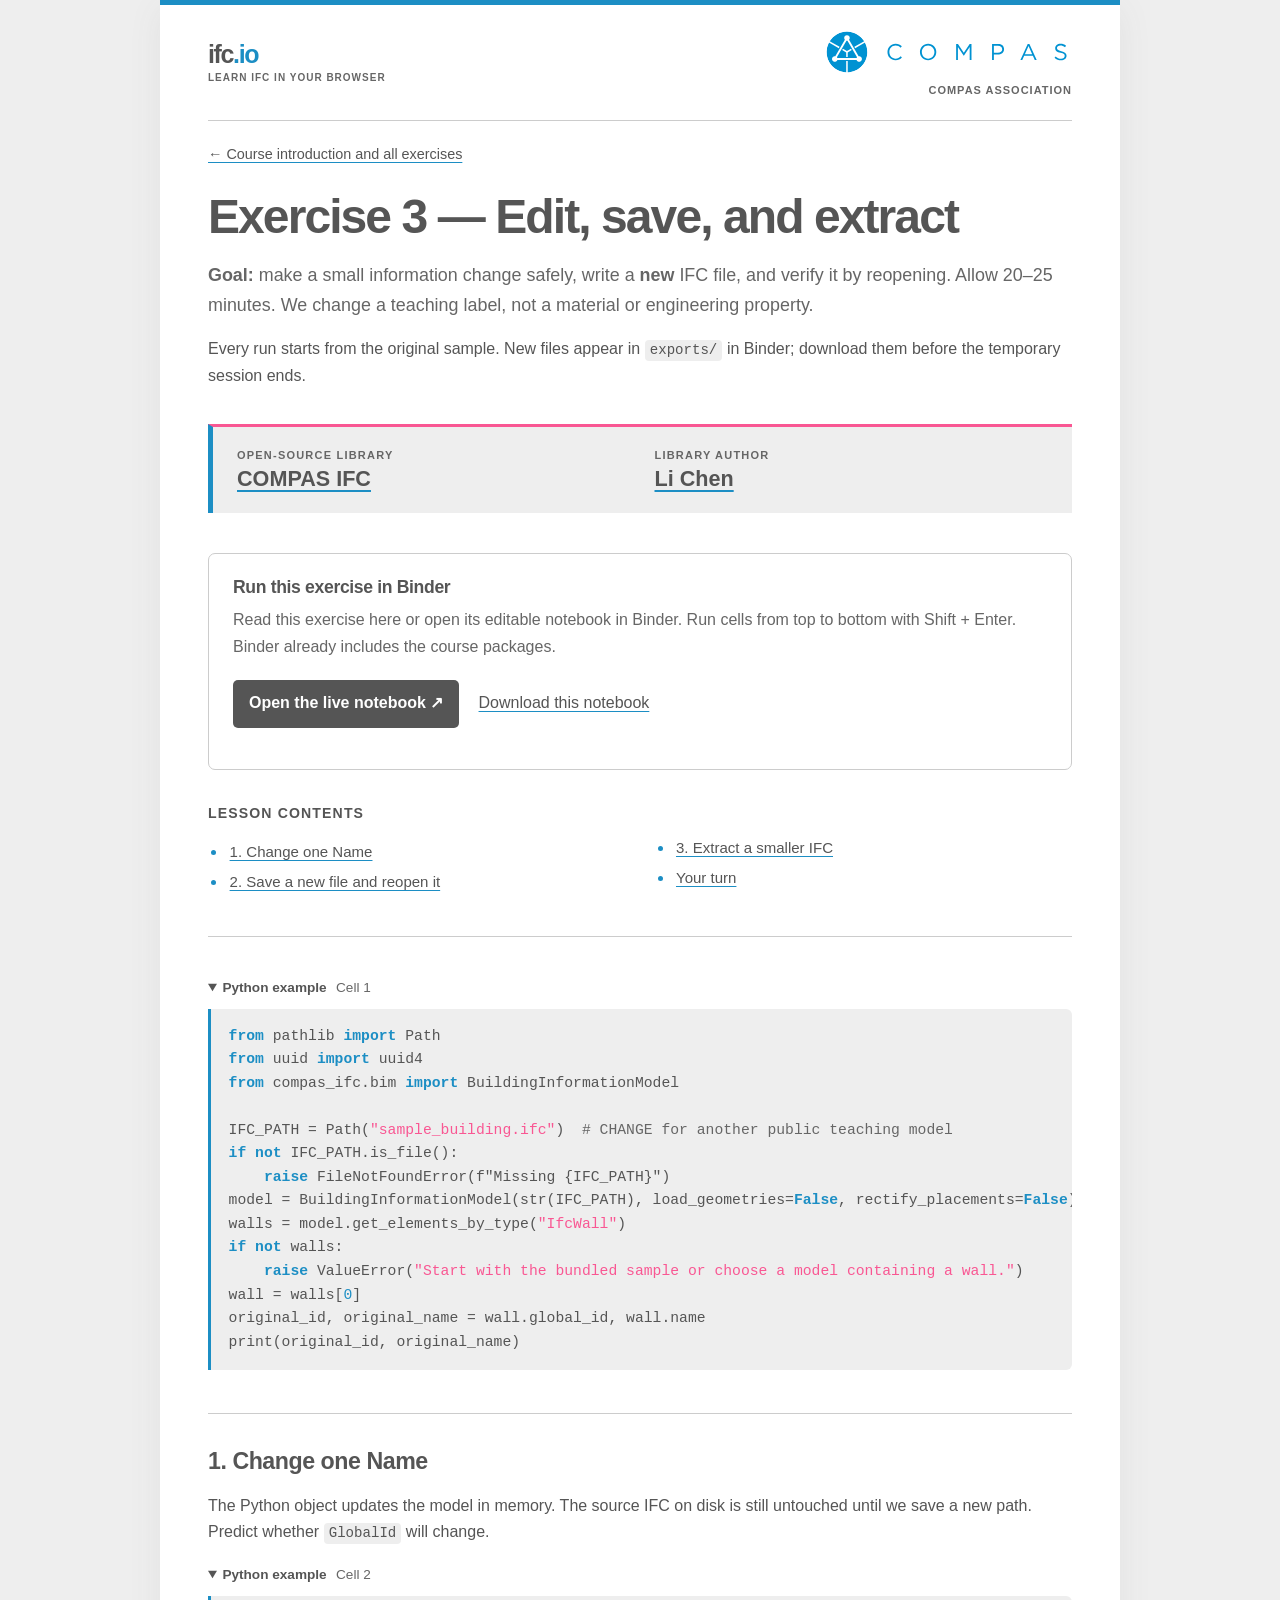
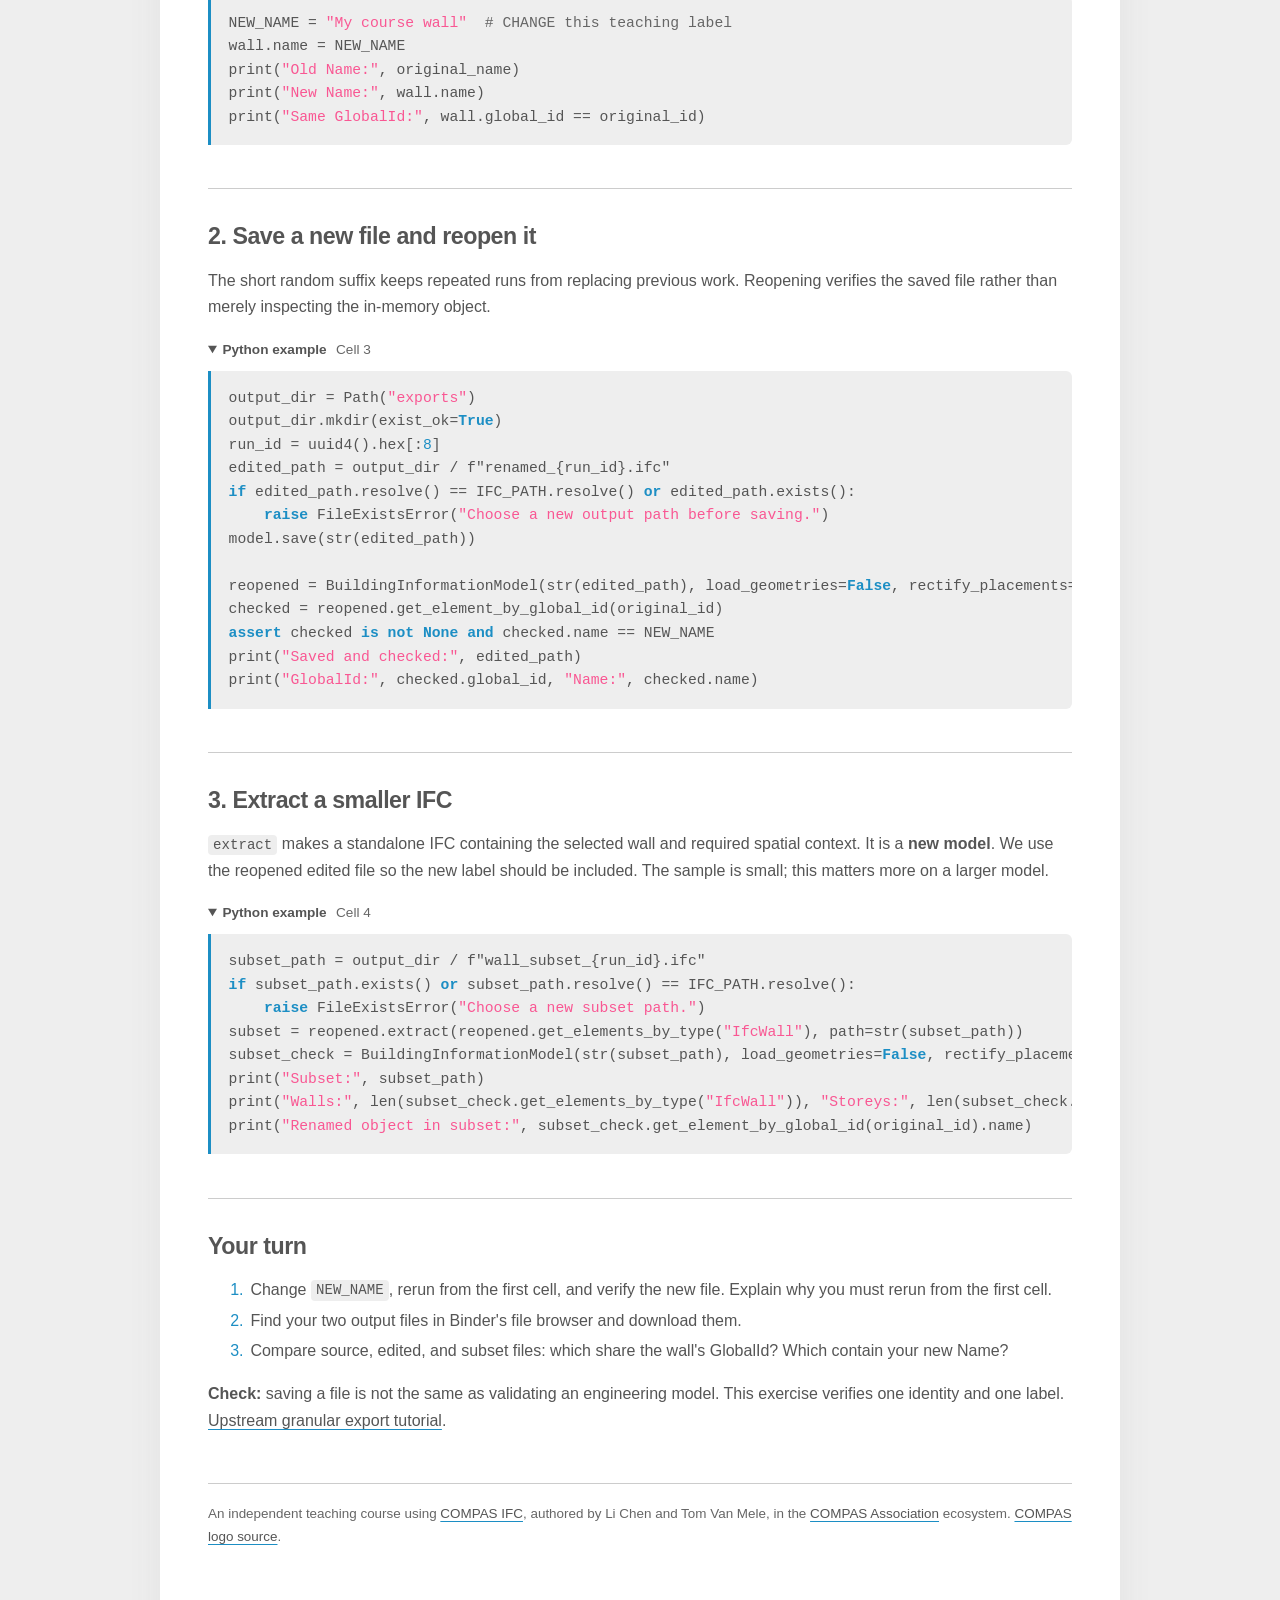
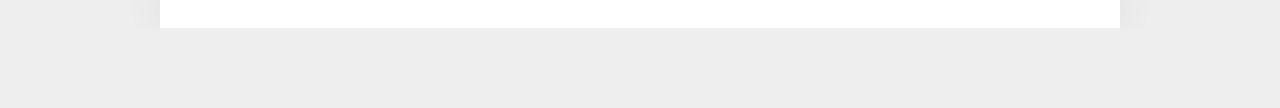
<file: site/03_edit_save_extract.html>
<!doctype html>
<html lang="en">
<head>
  <meta charset="utf-8">
  <meta name="viewport" content="width=device-width, initial-scale=1">
  <meta http-equiv="Content-Security-Policy" content="default-src 'none'; style-src 'self'; img-src 'self' data:; base-uri 'none'; form-action 'none'; frame-ancestors 'none'">
  <meta name="referrer" content="no-referrer">
  <meta name="description" content="A beginner browser course for exploring, editing, viewing, and checking IFC objects with COMPAS IFC.">
  <title>ifc.io — Learn to work with IFC objects</title>
  <link rel="stylesheet" href="style.css?v=28ca712c68db">
</head>
<body>
  <main>
    <a class="skip-link" href="#lesson">Skip to lesson</a>
    <div class="sitebar">
      <a class="brand" href="index.html"><span class="brand-name">ifc<span>.io</span></span><small>Learn IFC in your browser</small></a>
      <a class="association" href="https://compas.dev/" rel="noopener noreferrer" aria-label="Visit the COMPAS Association website">
        <img src="assets/compas_default.svg" alt="COMPAS logo" width="251" height="52">
        <span>COMPAS Association</span>
      </a>
    </div>
    <p class="back-link"><a href="index.html">← Course introduction and all exercises</a></p>
    <header class="hero"><h1>Exercise 3 — Edit, save, and extract</h1>
<p><strong>Goal:</strong> make a small information change safely, write a <strong>new</strong> IFC file, and verify it by reopening. Allow 20–25 minutes. We change a teaching label, not a material or engineering property.</p>
<p>Every run starts from the original sample. New files appear in <code>exports/</code> in Binder; download them before the temporary session ends.</p>
      <div class="library-credit" aria-label="COMPAS IFC library attribution">
        <div><span class="credit-label">Open-source library</span><strong><a href="https://compas.dev/compas_ifc/latest/" rel="noopener noreferrer">COMPAS IFC</a></strong></div>
        <div><span class="credit-label">Library author</span><strong><a href="https://github.com/compas-dev/compas_ifc/blob/main/CITATION.cff" rel="noopener noreferrer">Li Chen</a></strong></div>
      </div>
    </header>
    <section class="start" aria-labelledby="start-title">
      <h2 id="start-title">Run this exercise in Binder</h2>
      <p>Read this exercise here or open its editable notebook in Binder. Run cells from top to bottom with Shift + Enter. Binder already includes the course packages.</p>
      <div class="downloads"><a class="launch" href="https://mybinder.org/v2/gh/savino-di-noi/compas_ifc_ulb.io/main?urlpath=lab/tree/03_edit_save_extract.ipynb" rel="noopener noreferrer">Open the live notebook ↗</a><a href="03_edit_save_extract.ipynb" download>Download this notebook</a></div>
    </section>

    <nav aria-label="Lesson contents"><strong>Lesson contents</strong><ul><li><a href="#section-1">1. Change one Name</a></li><li><a href="#section-2">2. Save a new file and reopen it</a></li><li><a href="#section-3">3. Extract a smaller IFC</a></li><li><a href="#section-4">Your turn</a></li></ul></nav>
    <article id="lesson">
    <details class="code-cell" open><summary>Python example <span>Cell 1</span></summary><pre><code><span class="tok-keyword">from</span> pathlib <span class="tok-keyword">import</span> Path
<span class="tok-keyword">from</span> uuid <span class="tok-keyword">import</span> uuid4
<span class="tok-keyword">from</span> compas_ifc.bim <span class="tok-keyword">import</span> BuildingInformationModel

IFC_PATH = Path(<span class="tok-string">"sample_building.ifc"</span>)  <span class="tok-comment"># CHANGE for another public teaching model</span>
<span class="tok-keyword">if</span> <span class="tok-keyword">not</span> IFC_PATH.is_file():
    <span class="tok-keyword">raise</span> FileNotFoundError(f"Missing {IFC_PATH}")
model = BuildingInformationModel(str(IFC_PATH), load_geometries=<span class="tok-keyword">False</span>, rectify_placements=<span class="tok-keyword">False</span>)
walls = model.get_elements_by_type(<span class="tok-string">"IfcWall"</span>)
<span class="tok-keyword">if</span> <span class="tok-keyword">not</span> walls:
    <span class="tok-keyword">raise</span> ValueError(<span class="tok-string">"Start with the bundled sample or choose a model containing a wall."</span>)
wall = walls[<span class="tok-number">0</span>]
original_id, original_name = wall.global_id, wall.name
print(original_id, original_name)</code></pre></details>
<h2 id="section-1">1. Change one Name</h2>
<p>The Python object updates the model in memory. The source IFC on disk is still untouched until we save a new path. Predict whether <code>GlobalId</code> will change.</p>
<details class="code-cell" open><summary>Python example <span>Cell 2</span></summary><pre><code>NEW_NAME = <span class="tok-string">"My course wall"</span>  <span class="tok-comment"># CHANGE this teaching label</span>
wall.name = NEW_NAME
print(<span class="tok-string">"Old Name:"</span>, original_name)
print(<span class="tok-string">"New Name:"</span>, wall.name)
print(<span class="tok-string">"Same GlobalId:"</span>, wall.global_id == original_id)</code></pre></details>
<h2 id="section-2">2. Save a new file and reopen it</h2>
<p>The short random suffix keeps repeated runs from replacing previous work. Reopening verifies the saved file rather than merely inspecting the in-memory object.</p>
<details class="code-cell" open><summary>Python example <span>Cell 3</span></summary><pre><code>output_dir = Path(<span class="tok-string">"exports"</span>)
output_dir.mkdir(exist_ok=<span class="tok-keyword">True</span>)
run_id = uuid4().hex[:<span class="tok-number">8</span>]
edited_path = output_dir / f"renamed_{run_id}.ifc"
<span class="tok-keyword">if</span> edited_path.resolve() == IFC_PATH.resolve() <span class="tok-keyword">or</span> edited_path.exists():
    <span class="tok-keyword">raise</span> FileExistsError(<span class="tok-string">"Choose a new output path before saving."</span>)
model.save(str(edited_path))

reopened = BuildingInformationModel(str(edited_path), load_geometries=<span class="tok-keyword">False</span>, rectify_placements=<span class="tok-keyword">False</span>)
checked = reopened.get_element_by_global_id(original_id)
<span class="tok-keyword">assert</span> checked <span class="tok-keyword">is</span> <span class="tok-keyword">not</span> <span class="tok-keyword">None</span> <span class="tok-keyword">and</span> checked.name == NEW_NAME
print(<span class="tok-string">"Saved and checked:"</span>, edited_path)
print(<span class="tok-string">"GlobalId:"</span>, checked.global_id, <span class="tok-string">"Name:"</span>, checked.name)</code></pre></details>
<h2 id="section-3">3. Extract a smaller IFC</h2>
<p><code>extract</code> makes a standalone IFC containing the selected wall and required spatial context. It is a <strong>new model</strong>. We use the reopened edited file so the new label should be included. The sample is small; this matters more on a larger model.</p>
<details class="code-cell" open><summary>Python example <span>Cell 4</span></summary><pre><code>subset_path = output_dir / f"wall_subset_{run_id}.ifc"
<span class="tok-keyword">if</span> subset_path.exists() <span class="tok-keyword">or</span> subset_path.resolve() == IFC_PATH.resolve():
    <span class="tok-keyword">raise</span> FileExistsError(<span class="tok-string">"Choose a new subset path."</span>)
subset = reopened.extract(reopened.get_elements_by_type(<span class="tok-string">"IfcWall"</span>), path=str(subset_path))
subset_check = BuildingInformationModel(str(subset_path), load_geometries=<span class="tok-keyword">False</span>, rectify_placements=<span class="tok-keyword">False</span>)
print(<span class="tok-string">"Subset:"</span>, subset_path)
print(<span class="tok-string">"Walls:"</span>, len(subset_check.get_elements_by_type(<span class="tok-string">"IfcWall"</span>)), <span class="tok-string">"Storeys:"</span>, len(subset_check.storeys))
print(<span class="tok-string">"Renamed object in subset:"</span>, subset_check.get_element_by_global_id(original_id).name)</code></pre></details>
<h2 id="section-4">Your turn</h2>
<ol><li>Change <code>NEW_NAME</code>, rerun from the first cell, and verify the new file. Explain why you must rerun from the first cell.</li><li>Find your two output files in Binder's file browser and download them.</li><li>Compare source, edited, and subset files: which share the wall's GlobalId? Which contain your new Name?</li></ol>
<p><strong>Check:</strong> saving a file is not the same as validating an engineering model. This exercise verifies one identity and one label. <a href="https://compas.dev/compas_ifc/latest/tutorials/05_granular_export.html">Upstream granular export tutorial</a>.</p>
    </article>
    <footer class="footer">An independent teaching course using <a href="https://compas.dev/compas_ifc/latest/">COMPAS IFC</a>, authored by Li Chen and Tom Van Mele, in the <a href="https://compas.dev/">COMPAS Association</a> ecosystem. <a href="https://github.com/compas-dev/compas-graphics">COMPAS logo source</a>.</footer>
  </main>
</body>
</html>
</file>
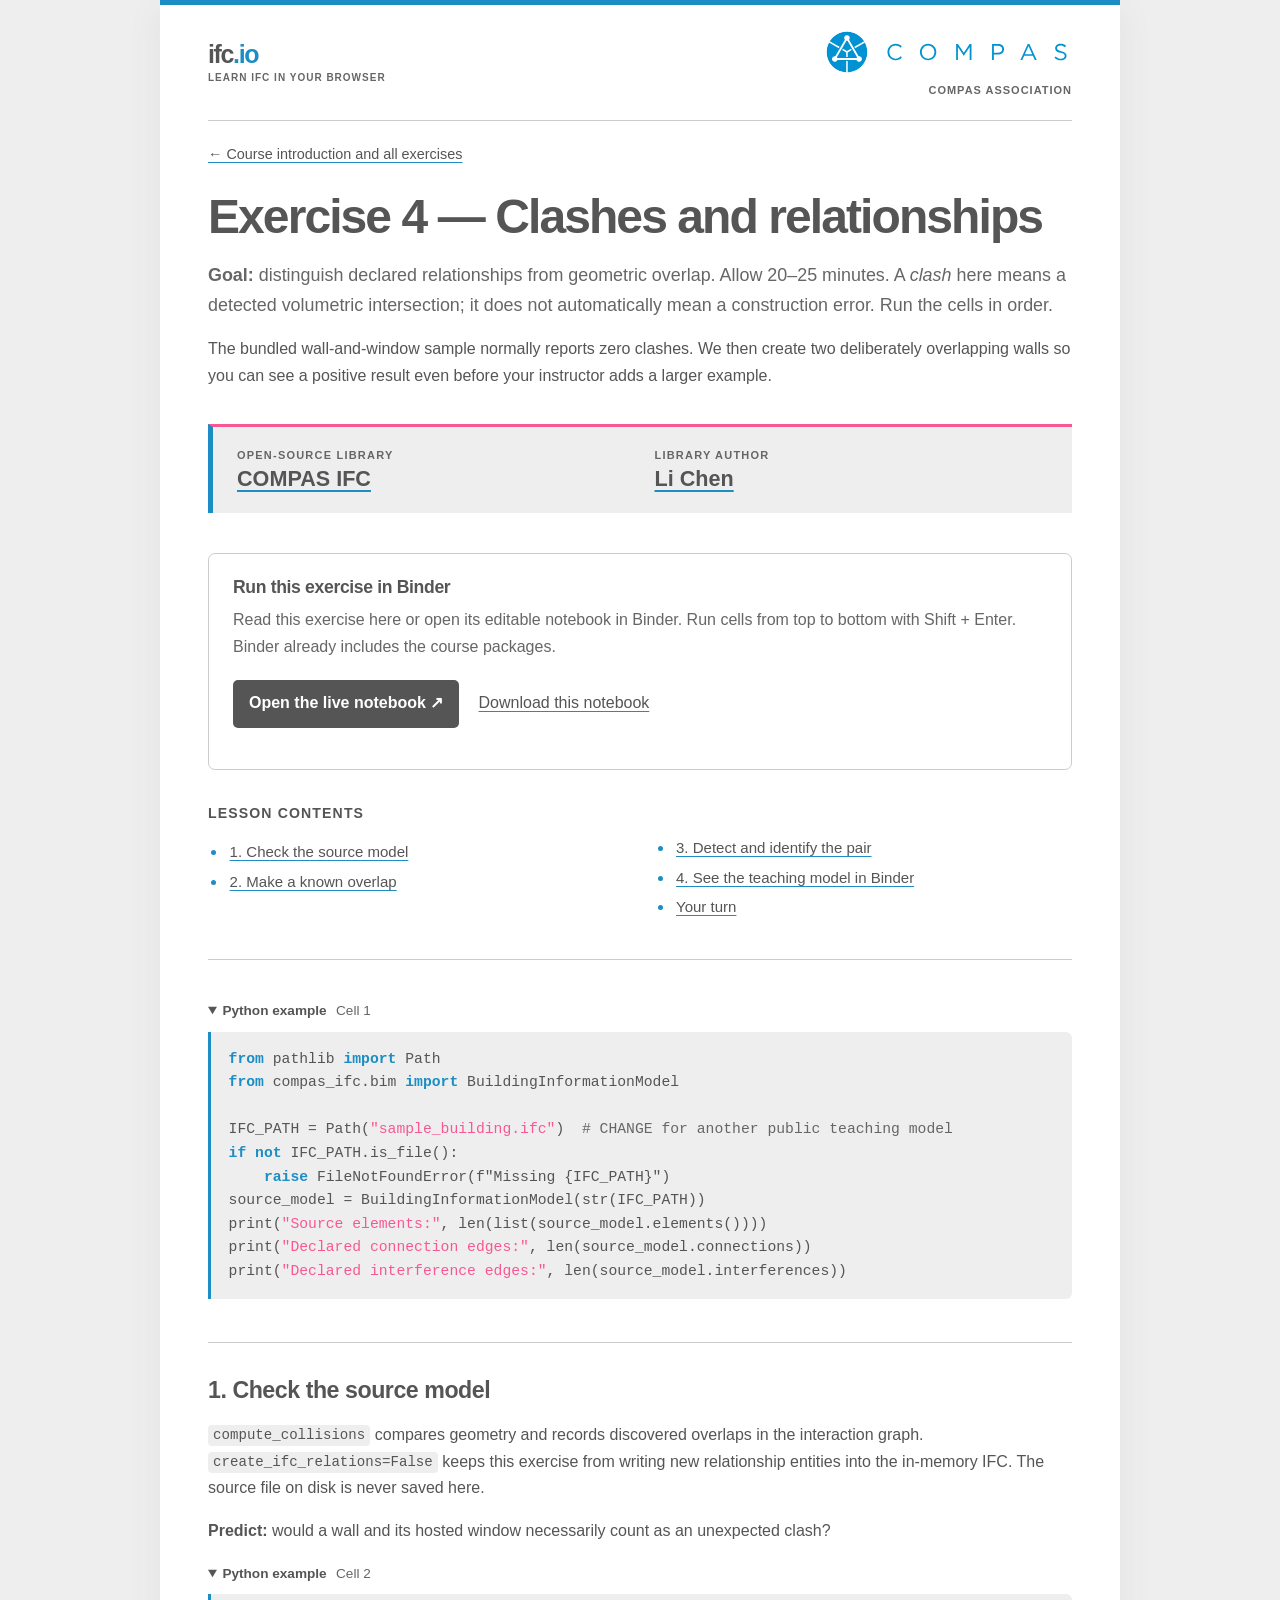
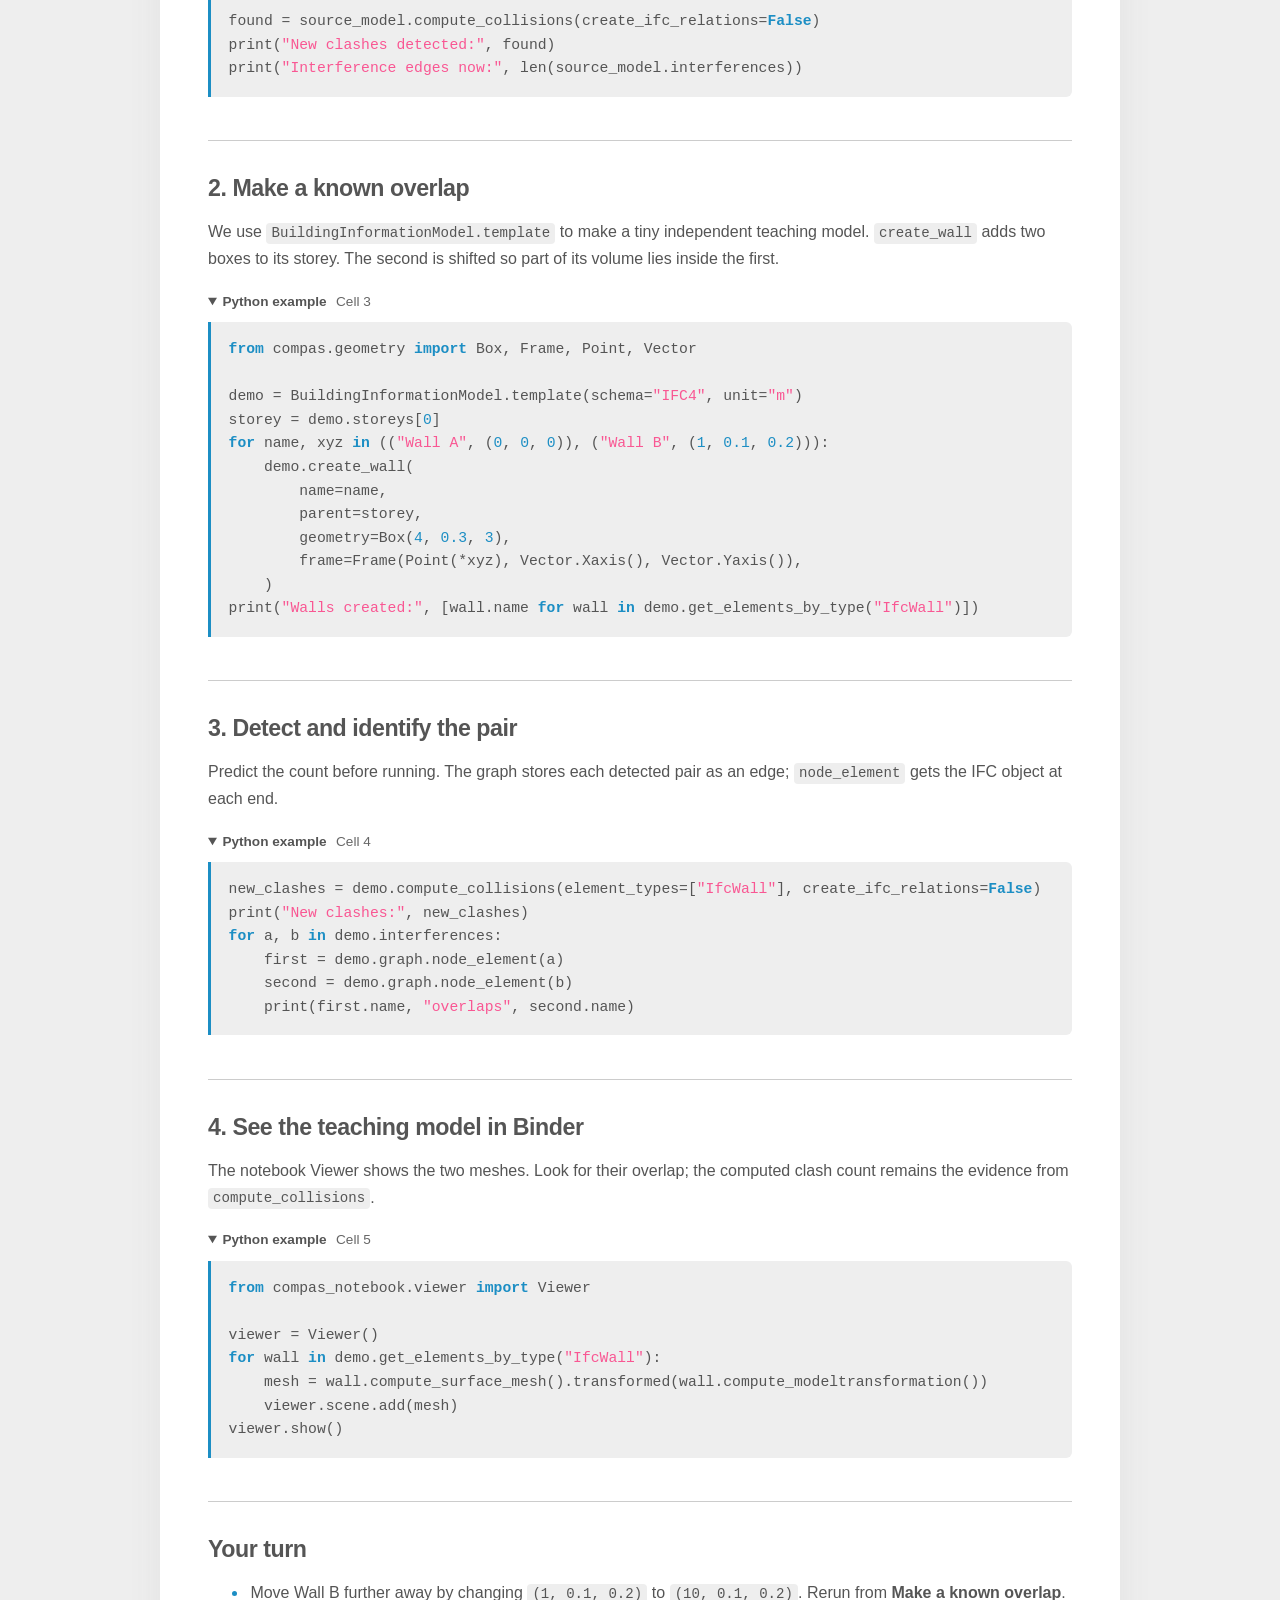
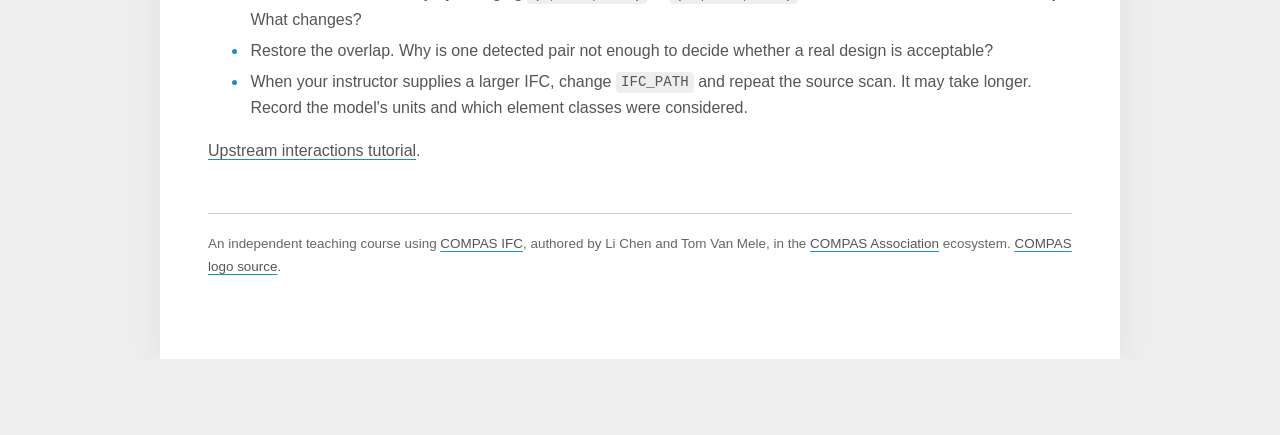
<file: site/04_clashes_and_connections.html>
<!doctype html>
<html lang="en">
<head>
  <meta charset="utf-8">
  <meta name="viewport" content="width=device-width, initial-scale=1">
  <meta http-equiv="Content-Security-Policy" content="default-src 'none'; style-src 'self'; img-src 'self' data:; base-uri 'none'; form-action 'none'; frame-ancestors 'none'">
  <meta name="referrer" content="no-referrer">
  <meta name="description" content="A beginner browser course for exploring, editing, viewing, and checking IFC objects with COMPAS IFC.">
  <title>ifc.io — Learn to work with IFC objects</title>
  <link rel="stylesheet" href="style.css?v=28ca712c68db">
</head>
<body>
  <main>
    <a class="skip-link" href="#lesson">Skip to lesson</a>
    <div class="sitebar">
      <a class="brand" href="index.html"><span class="brand-name">ifc<span>.io</span></span><small>Learn IFC in your browser</small></a>
      <a class="association" href="https://compas.dev/" rel="noopener noreferrer" aria-label="Visit the COMPAS Association website">
        <img src="assets/compas_default.svg" alt="COMPAS logo" width="251" height="52">
        <span>COMPAS Association</span>
      </a>
    </div>
    <p class="back-link"><a href="index.html">← Course introduction and all exercises</a></p>
    <header class="hero"><h1>Exercise 4 — Clashes and relationships</h1>
<p><strong>Goal:</strong> distinguish declared relationships from geometric overlap. Allow 20–25 minutes. A <em>clash</em> here means a detected volumetric intersection; it does not automatically mean a construction error. Run the cells in order.</p>
<p>The bundled wall-and-window sample normally reports zero clashes. We then create two deliberately overlapping walls so you can see a positive result even before your instructor adds a larger example.</p>
      <div class="library-credit" aria-label="COMPAS IFC library attribution">
        <div><span class="credit-label">Open-source library</span><strong><a href="https://compas.dev/compas_ifc/latest/" rel="noopener noreferrer">COMPAS IFC</a></strong></div>
        <div><span class="credit-label">Library author</span><strong><a href="https://github.com/compas-dev/compas_ifc/blob/main/CITATION.cff" rel="noopener noreferrer">Li Chen</a></strong></div>
      </div>
    </header>
    <section class="start" aria-labelledby="start-title">
      <h2 id="start-title">Run this exercise in Binder</h2>
      <p>Read this exercise here or open its editable notebook in Binder. Run cells from top to bottom with Shift + Enter. Binder already includes the course packages.</p>
      <div class="downloads"><a class="launch" href="https://mybinder.org/v2/gh/savino-di-noi/compas_ifc_ulb.io/main?urlpath=lab/tree/04_clashes_and_connections.ipynb" rel="noopener noreferrer">Open the live notebook ↗</a><a href="04_clashes_and_connections.ipynb" download>Download this notebook</a></div>
    </section>

    <nav aria-label="Lesson contents"><strong>Lesson contents</strong><ul><li><a href="#section-1">1. Check the source model</a></li><li><a href="#section-2">2. Make a known overlap</a></li><li><a href="#section-3">3. Detect and identify the pair</a></li><li><a href="#section-4">4. See the teaching model in Binder</a></li><li><a href="#section-5">Your turn</a></li></ul></nav>
    <article id="lesson">
    <details class="code-cell" open><summary>Python example <span>Cell 1</span></summary><pre><code><span class="tok-keyword">from</span> pathlib <span class="tok-keyword">import</span> Path
<span class="tok-keyword">from</span> compas_ifc.bim <span class="tok-keyword">import</span> BuildingInformationModel

IFC_PATH = Path(<span class="tok-string">"sample_building.ifc"</span>)  <span class="tok-comment"># CHANGE for another public teaching model</span>
<span class="tok-keyword">if</span> <span class="tok-keyword">not</span> IFC_PATH.is_file():
    <span class="tok-keyword">raise</span> FileNotFoundError(f"Missing {IFC_PATH}")
source_model = BuildingInformationModel(str(IFC_PATH))
print(<span class="tok-string">"Source elements:"</span>, len(list(source_model.elements())))
print(<span class="tok-string">"Declared connection edges:"</span>, len(source_model.connections))
print(<span class="tok-string">"Declared interference edges:"</span>, len(source_model.interferences))</code></pre></details>
<h2 id="section-1">1. Check the source model</h2>
<p><code>compute_collisions</code> compares geometry and records discovered overlaps in the interaction graph. <code>create_ifc_relations=False</code> keeps this exercise from writing new relationship entities into the in-memory IFC. The source file on disk is never saved here.</p>
<p><strong>Predict:</strong> would a wall and its hosted window necessarily count as an unexpected clash?</p>
<details class="code-cell" open><summary>Python example <span>Cell 2</span></summary><pre><code>found = source_model.compute_collisions(create_ifc_relations=<span class="tok-keyword">False</span>)
print(<span class="tok-string">"New clashes detected:"</span>, found)
print(<span class="tok-string">"Interference edges now:"</span>, len(source_model.interferences))</code></pre></details>
<h2 id="section-2">2. Make a known overlap</h2>
<p>We use <code>BuildingInformationModel.template</code> to make a tiny independent teaching model. <code>create_wall</code> adds two boxes to its storey. The second is shifted so part of its volume lies inside the first.</p>
<details class="code-cell" open><summary>Python example <span>Cell 3</span></summary><pre><code><span class="tok-keyword">from</span> compas.geometry <span class="tok-keyword">import</span> Box, Frame, Point, Vector

demo = BuildingInformationModel.template(schema=<span class="tok-string">"IFC4"</span>, unit=<span class="tok-string">"m"</span>)
storey = demo.storeys[<span class="tok-number">0</span>]
<span class="tok-keyword">for</span> name, xyz <span class="tok-keyword">in</span> ((<span class="tok-string">"Wall A"</span>, (<span class="tok-number">0</span>, <span class="tok-number">0</span>, <span class="tok-number">0</span>)), (<span class="tok-string">"Wall B"</span>, (<span class="tok-number">1</span>, <span class="tok-number">0.1</span>, <span class="tok-number">0.2</span>))):
    demo.create_wall(
        name=name,
        parent=storey,
        geometry=Box(<span class="tok-number">4</span>, <span class="tok-number">0.3</span>, <span class="tok-number">3</span>),
        frame=Frame(Point(*xyz), Vector.Xaxis(), Vector.Yaxis()),
    )
print(<span class="tok-string">"Walls created:"</span>, [wall.name <span class="tok-keyword">for</span> wall <span class="tok-keyword">in</span> demo.get_elements_by_type(<span class="tok-string">"IfcWall"</span>)])</code></pre></details>
<h2 id="section-3">3. Detect and identify the pair</h2>
<p>Predict the count before running. The graph stores each detected pair as an edge; <code>node_element</code> gets the IFC object at each end.</p>
<details class="code-cell" open><summary>Python example <span>Cell 4</span></summary><pre><code>new_clashes = demo.compute_collisions(element_types=[<span class="tok-string">"IfcWall"</span>], create_ifc_relations=<span class="tok-keyword">False</span>)
print(<span class="tok-string">"New clashes:"</span>, new_clashes)
<span class="tok-keyword">for</span> a, b <span class="tok-keyword">in</span> demo.interferences:
    first = demo.graph.node_element(a)
    second = demo.graph.node_element(b)
    print(first.name, <span class="tok-string">"overlaps"</span>, second.name)</code></pre></details>
<h2 id="section-4">4. See the teaching model in Binder</h2>
<p>The notebook Viewer shows the two meshes. Look for their overlap; the computed clash count remains the evidence from <code>compute_collisions</code>.</p>
<details class="code-cell" open><summary>Python example <span>Cell 5</span></summary><pre><code><span class="tok-keyword">from</span> compas_notebook.viewer <span class="tok-keyword">import</span> Viewer

viewer = Viewer()
<span class="tok-keyword">for</span> wall <span class="tok-keyword">in</span> demo.get_elements_by_type(<span class="tok-string">"IfcWall"</span>):
    mesh = wall.compute_surface_mesh().transformed(wall.compute_modeltransformation())
    viewer.scene.add(mesh)
viewer.show()</code></pre></details>
<h2 id="section-5">Your turn</h2>
<ul><li>Move Wall B further away by changing <code>(1, 0.1, 0.2)</code> to <code>(10, 0.1, 0.2)</code>. Rerun from <strong>Make a known overlap</strong>. What changes?</li><li>Restore the overlap. Why is one detected pair not enough to decide whether a real design is acceptable?</li><li>When your instructor supplies a larger IFC, change <code>IFC_PATH</code> and repeat the source scan. It may take longer. Record the model's units and which element classes were considered.</li></ul>
<p><a href="https://compas.dev/compas_ifc/latest/tutorials/04_interactions.html">Upstream interactions tutorial</a>.</p>
    </article>
    <footer class="footer">An independent teaching course using <a href="https://compas.dev/compas_ifc/latest/">COMPAS IFC</a>, authored by Li Chen and Tom Van Mele, in the <a href="https://compas.dev/">COMPAS Association</a> ecosystem. <a href="https://github.com/compas-dev/compas-graphics">COMPAS logo source</a>.</footer>
  </main>
</body>
</html>
</file>
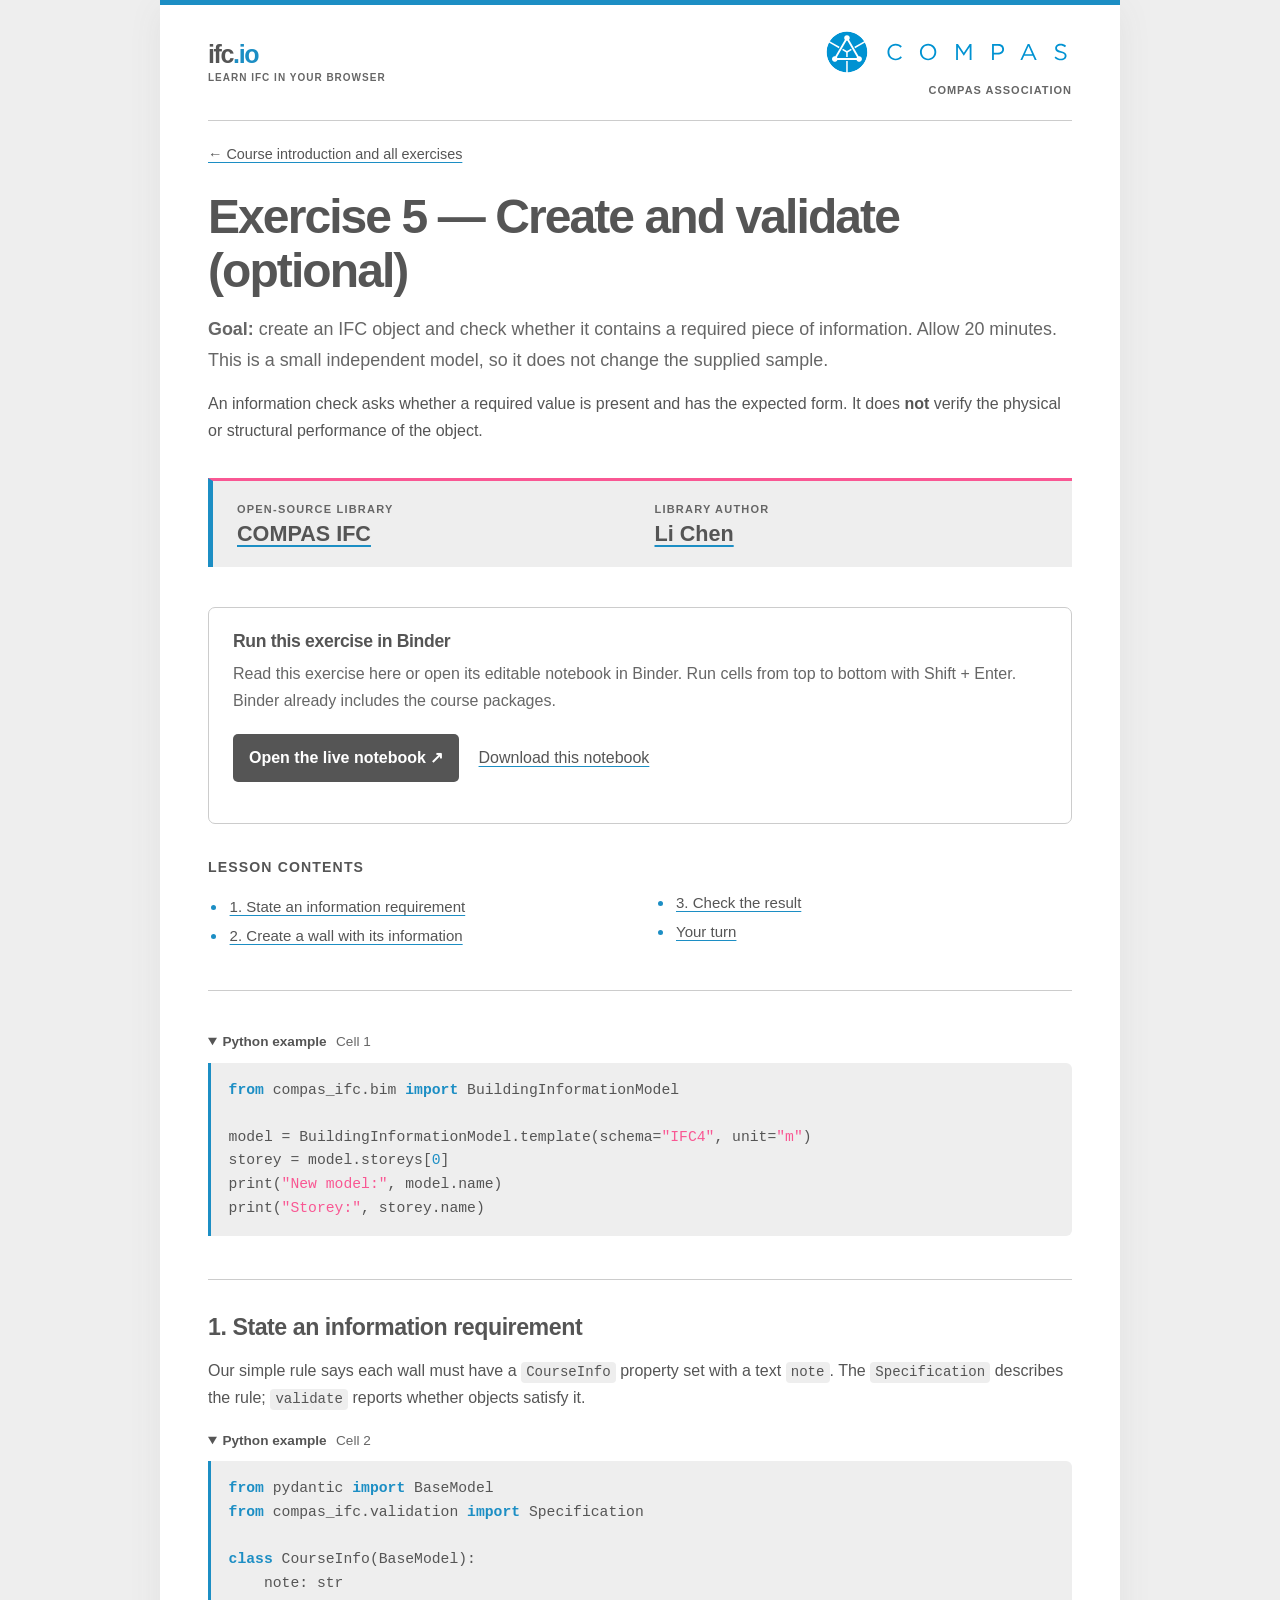
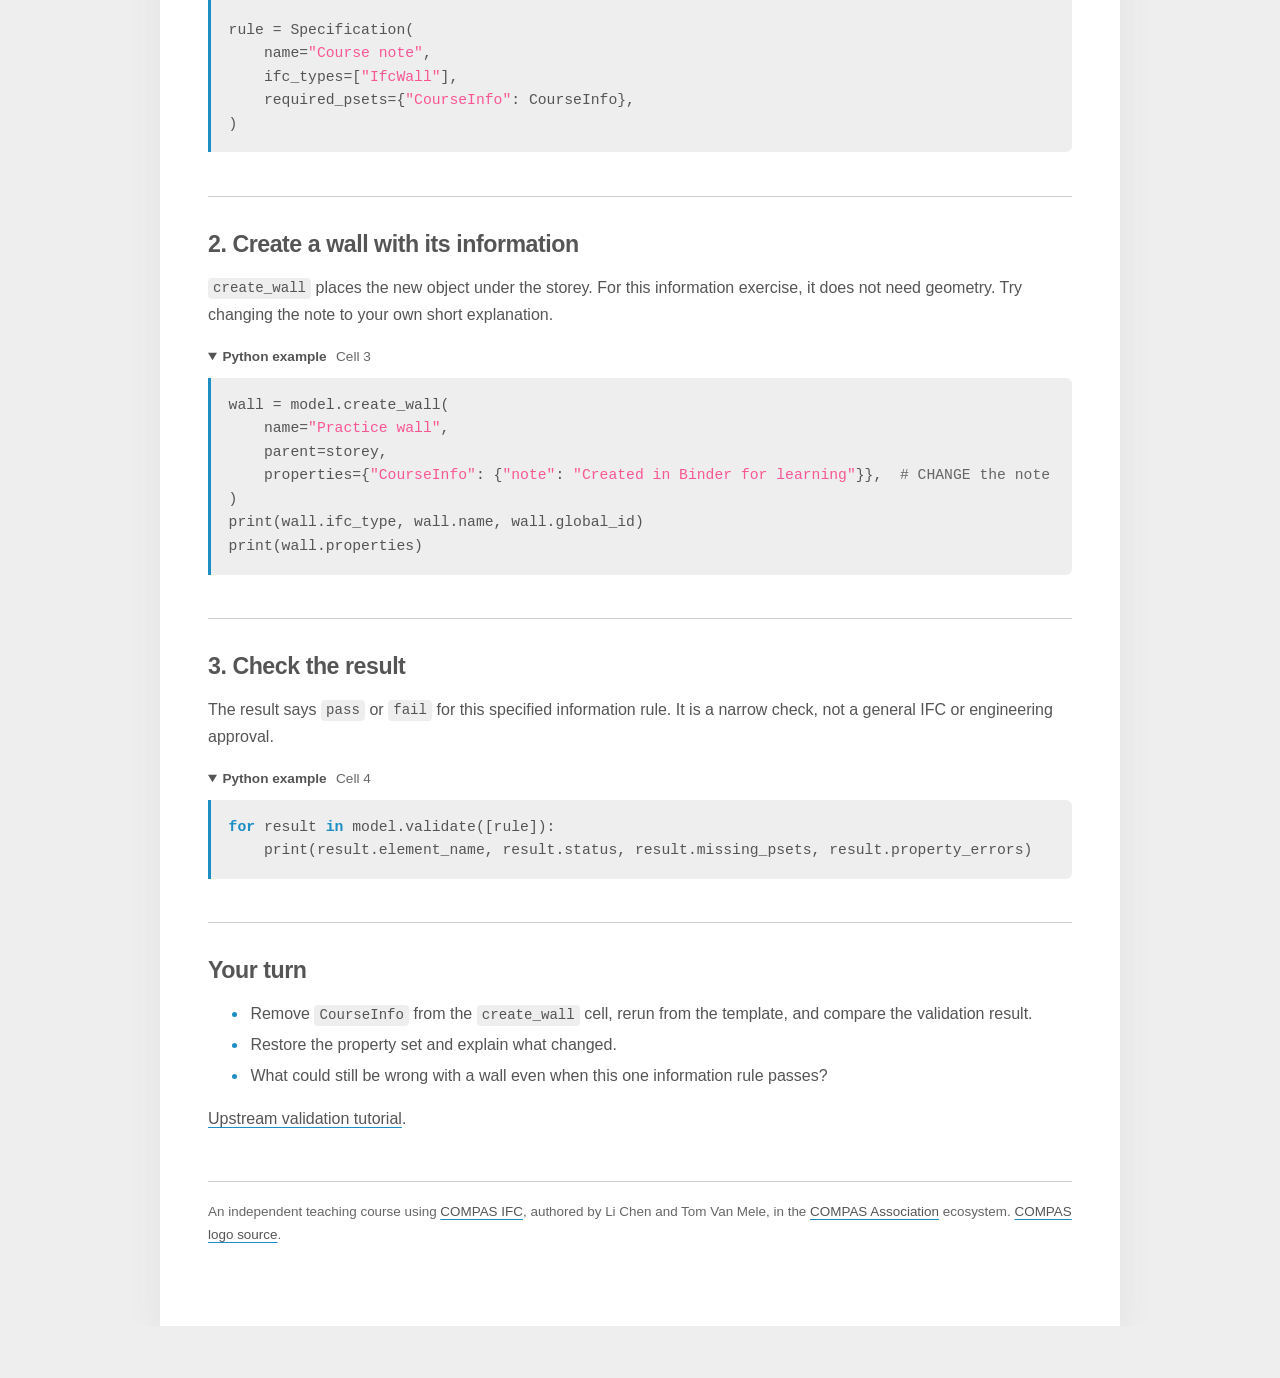
<file: site/05_create_and_validate.html>
<!doctype html>
<html lang="en">
<head>
  <meta charset="utf-8">
  <meta name="viewport" content="width=device-width, initial-scale=1">
  <meta http-equiv="Content-Security-Policy" content="default-src 'none'; style-src 'self'; img-src 'self' data:; base-uri 'none'; form-action 'none'; frame-ancestors 'none'">
  <meta name="referrer" content="no-referrer">
  <meta name="description" content="A beginner browser course for exploring, editing, viewing, and checking IFC objects with COMPAS IFC.">
  <title>ifc.io — Learn to work with IFC objects</title>
  <link rel="stylesheet" href="style.css?v=28ca712c68db">
</head>
<body>
  <main>
    <a class="skip-link" href="#lesson">Skip to lesson</a>
    <div class="sitebar">
      <a class="brand" href="index.html"><span class="brand-name">ifc<span>.io</span></span><small>Learn IFC in your browser</small></a>
      <a class="association" href="https://compas.dev/" rel="noopener noreferrer" aria-label="Visit the COMPAS Association website">
        <img src="assets/compas_default.svg" alt="COMPAS logo" width="251" height="52">
        <span>COMPAS Association</span>
      </a>
    </div>
    <p class="back-link"><a href="index.html">← Course introduction and all exercises</a></p>
    <header class="hero"><h1>Exercise 5 — Create and validate (optional)</h1>
<p><strong>Goal:</strong> create an IFC object and check whether it contains a required piece of information. Allow 20 minutes. This is a small independent model, so it does not change the supplied sample.</p>
<p>An information check asks whether a required value is present and has the expected form. It does <strong>not</strong> verify the physical or structural performance of the object.</p>
      <div class="library-credit" aria-label="COMPAS IFC library attribution">
        <div><span class="credit-label">Open-source library</span><strong><a href="https://compas.dev/compas_ifc/latest/" rel="noopener noreferrer">COMPAS IFC</a></strong></div>
        <div><span class="credit-label">Library author</span><strong><a href="https://github.com/compas-dev/compas_ifc/blob/main/CITATION.cff" rel="noopener noreferrer">Li Chen</a></strong></div>
      </div>
    </header>
    <section class="start" aria-labelledby="start-title">
      <h2 id="start-title">Run this exercise in Binder</h2>
      <p>Read this exercise here or open its editable notebook in Binder. Run cells from top to bottom with Shift + Enter. Binder already includes the course packages.</p>
      <div class="downloads"><a class="launch" href="https://mybinder.org/v2/gh/savino-di-noi/compas_ifc_ulb.io/main?urlpath=lab/tree/05_create_and_validate.ipynb" rel="noopener noreferrer">Open the live notebook ↗</a><a href="05_create_and_validate.ipynb" download>Download this notebook</a></div>
    </section>

    <nav aria-label="Lesson contents"><strong>Lesson contents</strong><ul><li><a href="#section-1">1. State an information requirement</a></li><li><a href="#section-2">2. Create a wall with its information</a></li><li><a href="#section-3">3. Check the result</a></li><li><a href="#section-4">Your turn</a></li></ul></nav>
    <article id="lesson">
    <details class="code-cell" open><summary>Python example <span>Cell 1</span></summary><pre><code><span class="tok-keyword">from</span> compas_ifc.bim <span class="tok-keyword">import</span> BuildingInformationModel

model = BuildingInformationModel.template(schema=<span class="tok-string">"IFC4"</span>, unit=<span class="tok-string">"m"</span>)
storey = model.storeys[<span class="tok-number">0</span>]
print(<span class="tok-string">"New model:"</span>, model.name)
print(<span class="tok-string">"Storey:"</span>, storey.name)</code></pre></details>
<h2 id="section-1">1. State an information requirement</h2>
<p>Our simple rule says each wall must have a <code>CourseInfo</code> property set with a text <code>note</code>. The <code>Specification</code> describes the rule; <code>validate</code> reports whether objects satisfy it.</p>
<details class="code-cell" open><summary>Python example <span>Cell 2</span></summary><pre><code><span class="tok-keyword">from</span> pydantic <span class="tok-keyword">import</span> BaseModel
<span class="tok-keyword">from</span> compas_ifc.validation <span class="tok-keyword">import</span> Specification

<span class="tok-keyword">class</span> CourseInfo(BaseModel):
    note: str

rule = Specification(
    name=<span class="tok-string">"Course note"</span>,
    ifc_types=[<span class="tok-string">"IfcWall"</span>],
    required_psets={<span class="tok-string">"CourseInfo"</span>: CourseInfo},
)</code></pre></details>
<h2 id="section-2">2. Create a wall with its information</h2>
<p><code>create_wall</code> places the new object under the storey. For this information exercise, it does not need geometry. Try changing the note to your own short explanation.</p>
<details class="code-cell" open><summary>Python example <span>Cell 3</span></summary><pre><code>wall = model.create_wall(
    name=<span class="tok-string">"Practice wall"</span>,
    parent=storey,
    properties={<span class="tok-string">"CourseInfo"</span>: {<span class="tok-string">"note"</span>: <span class="tok-string">"Created in Binder for learning"</span>}},  <span class="tok-comment"># CHANGE the note</span>
)
print(wall.ifc_type, wall.name, wall.global_id)
print(wall.properties)</code></pre></details>
<h2 id="section-3">3. Check the result</h2>
<p>The result says <code>pass</code> or <code>fail</code> for this specified information rule. It is a narrow check, not a general IFC or engineering approval.</p>
<details class="code-cell" open><summary>Python example <span>Cell 4</span></summary><pre><code><span class="tok-keyword">for</span> result <span class="tok-keyword">in</span> model.validate([rule]):
    print(result.element_name, result.status, result.missing_psets, result.property_errors)</code></pre></details>
<h2 id="section-4">Your turn</h2>
<ul><li>Remove <code>CourseInfo</code> from the <code>create_wall</code> cell, rerun from the template, and compare the validation result.</li><li>Restore the property set and explain what changed.</li><li>What could still be wrong with a wall even when this one information rule passes?</li></ul>
<p><a href="https://compas.dev/compas_ifc/latest/tutorials/03_validation.html">Upstream validation tutorial</a>.</p>
    </article>
    <footer class="footer">An independent teaching course using <a href="https://compas.dev/compas_ifc/latest/">COMPAS IFC</a>, authored by Li Chen and Tom Van Mele, in the <a href="https://compas.dev/">COMPAS Association</a> ecosystem. <a href="https://github.com/compas-dev/compas-graphics">COMPAS logo source</a>.</footer>
  </main>
</body>
</html>
</file>
<file: site/style.css>
:root {
  color-scheme: light;
  font-family: Inter, -apple-system, BlinkMacSystemFont, "Segoe UI", sans-serif;
  --brg-blue: #1c8ec4;
  --highlight: #f95793;
  --background: #eeeeee;
  --emphasis-light: #cccccc;
  --emphasis-medium: #666666;
  --emphasis-dark: #555555;
}

* { box-sizing: border-box; }
html { scroll-behavior: smooth; }
body {
  margin: 0;
  background: var(--background);
  color: var(--emphasis-dark);
  font-size: 16px;
  line-height: 1.68;
}
main {
  width: min(100% - 2rem, 960px);
  margin: 0 auto;
  padding: 0 3rem 5rem;
  background: #fff;
  border-top: 5px solid var(--brg-blue);
  box-shadow: 0 8px 32px rgb(85 85 85 / 8%);
}
.sitebar {
  display: flex;
  justify-content: space-between;
  align-items: center;
  gap: 2rem;
  min-height: 116px;
  border-bottom: 1px solid var(--emphasis-light);
}
.brand {
  display: flex;
  flex-direction: column;
  color: var(--emphasis-dark);
  font-size: 25px;
  font-weight: 780;
  letter-spacing: -.055em;
  line-height: 1.05;
  text-decoration: none;
}
.brand-name span { color: var(--brg-blue); }
.brand small {
  margin-top: .35rem;
  color: var(--emphasis-medium);
  font-size: 10px;
  font-weight: 700;
  letter-spacing: .1em;
  text-transform: uppercase;
}
.association {
  display: flex;
  flex-direction: column;
  align-items: flex-end;
  gap: .2rem;
  color: var(--emphasis-medium);
  text-decoration: none;
}
.association img { display: block; width: 251px; height: 52px; }
.association span {
  font-size: 11px;
  font-weight: 700;
  letter-spacing: .09em;
  text-transform: uppercase;
}
.hero { padding: 3.2rem 0 2rem; }
.hero h1 {
  margin: 0 0 1rem;
  color: var(--emphasis-dark);
  font-size: clamp(2.1rem, 5vw, 3rem);
  letter-spacing: -.04em;
  line-height: 1.13;
}
.hero > p:first-of-type { color: var(--emphasis-medium); font-size: 1.12rem; }
.library-credit {
  display: grid;
  grid-template-columns: repeat(2, minmax(0, 1fr));
  gap: 1.5rem;
  margin-top: 2.1rem;
  padding: 1.2rem 1.5rem;
  border-left: 5px solid var(--brg-blue);
  border-top: 3px solid var(--highlight);
  background: var(--background);
}
.library-credit > div { display: flex; flex-direction: column; }
.credit-label {
  color: var(--emphasis-medium);
  font-size: 11px;
  font-weight: 700;
  letter-spacing: .11em;
  text-transform: uppercase;
}
.library-credit strong { font-size: 1.35rem; line-height: 1.35; }
.library-credit a { color: var(--emphasis-dark); text-decoration-color: var(--brg-blue); }
h1, h2, h3 { color: var(--emphasis-dark); line-height: 1.3; }
h2 {
  margin: 2.7rem 0 1rem;
  padding-top: 2rem;
  border-top: 1px solid var(--emphasis-light);
  font-size: 1.45rem;
  letter-spacing: -.02em;
  scroll-margin-top: 1rem;
}
article > h2:first-child { margin-top: 0; padding-top: 0; border-top: 0; }
h3 { margin: 1.8rem 0 .65rem; font-size: 1.08rem; }
p, ul, ol { margin: 0 0 1rem; }
li { padding-left: .15rem; margin: .25rem 0; }
li::marker { color: var(--brg-blue); }
a { color: var(--emphasis-dark); text-decoration-color: var(--brg-blue); text-underline-offset: .2em; }
a:hover { text-decoration-color: var(--highlight); text-decoration-thickness: 2px; }
a:focus-visible, summary:focus-visible { outline: 3px solid var(--highlight); outline-offset: 4px; }
code {
  font-family: ui-monospace, SFMono-Regular, Consolas, "Liberation Mono", monospace;
  font-size: .88em;
  color: var(--emphasis-dark);
  background: var(--background);
  border-radius: 4px;
  padding: .15rem .32rem;
}
pre {
  margin: 0;
  padding: 1rem 1.1rem;
  overflow-x: auto;
  border-left: 3px solid var(--brg-blue);
  border-radius: 0 6px 6px 0;
  background: var(--background);
  color: var(--emphasis-dark);
  font-size: .92rem;
  line-height: 1.6;
  tab-size: 4;
}
pre code { background: none; color: inherit; padding: 0; font-size: inherit; }
.tok-string { color: #f95793; }
.tok-number, .tok-keyword { color: #1c8ec4; }
.tok-keyword { font-weight: 650; }
.tok-comment { color: var(--emphasis-medium); }
.start {
  margin: .5rem 0 2rem;
  padding: 1.4rem 1.5rem;
  border: 1px solid var(--emphasis-light);
  border-radius: 7px;
  background: #fff;
}
.start h2 { margin: 0 0 .5rem; padding: 0; border: 0; font-size: 1.1rem; }
.start p { color: var(--emphasis-medium); }
.back-link { margin: 1.3rem 0 -1.7rem; font-size: .9rem; }
.course-list { margin: 2.4rem 0; }
.course-list h2 { margin: 0 0 1rem; padding: 0; border: 0; }
.course-list ol { display: grid; gap: .75rem; padding: 0; list-style: none; }
.course-card { margin: 0; padding: 1rem 1.2rem; border: 1px solid var(--emphasis-light); border-radius: 7px; }
.course-card:hover { border-left: 4px solid var(--brg-blue); padding-left: calc(1.2rem - 3px); }
.course-card h3 { margin: 0 0 .2rem; font-size: 1rem; }
.course-card p { margin: 0 0 .55rem; color: var(--emphasis-medium); font-size: .92rem; }
.course-card div { display: flex; flex-wrap: wrap; gap: .4rem 1.3rem; font-size: .88rem; font-weight: 650; }
.downloads {
  display: flex;
  flex-wrap: wrap;
  align-items: center;
  gap: .9rem 1.2rem;
  margin: 1.2rem 0;
}
.launch {
  display: inline-flex;
  align-items: center;
  padding: .65rem 1rem;
  border-radius: 5px;
  background: var(--emphasis-dark);
  color: #fff;
  font-weight: 650;
  text-decoration: none;
}
.launch:hover { color: #fff; background: var(--emphasis-medium); box-shadow: inset 0 -4px var(--highlight); }
.steps { padding-left: 1.35rem; margin-bottom: 0; font-size: .94rem; }
nav {
  margin: 2rem 0 2.5rem;
  padding: 0 0 1.5rem;
  border-bottom: 1px solid var(--emphasis-light);
}
nav > strong {
  display: block;
  margin-bottom: .6rem;
  font-size: .88rem;
  text-transform: uppercase;
  letter-spacing: .08em;
}
nav ul { columns: 2; column-gap: 3rem; padding-left: 1.2rem; font-size: .94rem; }
nav li { break-inside: avoid; }
.code-cell { margin: 1.1rem 0 1.8rem; }
.code-cell summary {
  cursor: pointer;
  margin-bottom: .55rem;
  color: var(--emphasis-dark);
  font-size: .85rem;
  font-weight: 700;
}
.code-cell summary span { margin-left: .35rem; color: var(--emphasis-medium); font-weight: 500; }
.footer {
  margin-top: 3rem;
  padding-top: 1.2rem;
  border-top: 1px solid var(--emphasis-light);
  color: var(--emphasis-medium);
  font-size: .84rem;
}
.skip-link {
  position: absolute;
  top: -100px;
  left: 1rem;
  padding: .5rem;
  background: #fff;
  z-index: 2;
}
.skip-link:focus { top: .5rem; }
@media (max-width: 600px) {
  main { width: 100%; padding: 0 1rem 3rem; }
  .sitebar { gap: 1rem; min-height: 106px; }
  .brand { font-size: 22px; }
  .brand small { font-size: 9px; }
  .association span { font-size: 9px; }
  .hero { padding-top: 2rem; }
  .library-credit { gap: 1rem; padding: 1rem; }
  .library-credit strong { font-size: 1.1rem; }
  nav ul { columns: 1; }
  .start { padding: 1rem; }
}
@media (max-width: 470px) {
  .sitebar { align-items: flex-start; flex-direction: column; gap: .8rem; padding: 1rem 0; }
  .association { align-items: flex-start; }
  .library-credit { grid-template-columns: 1fr; }
}
@media print {
  body { background: #fff; }
  main { width: 100%; padding: 0; border: 0; box-shadow: none; }
  .sitebar, nav, .downloads, .skip-link { display: none; }
  .hero { padding: 0; }
  .start { border: 0; padding: 0; }
  pre { white-space: pre-wrap; overflow: visible; }
  .code-cell { break-inside: avoid; }
}
</file>
